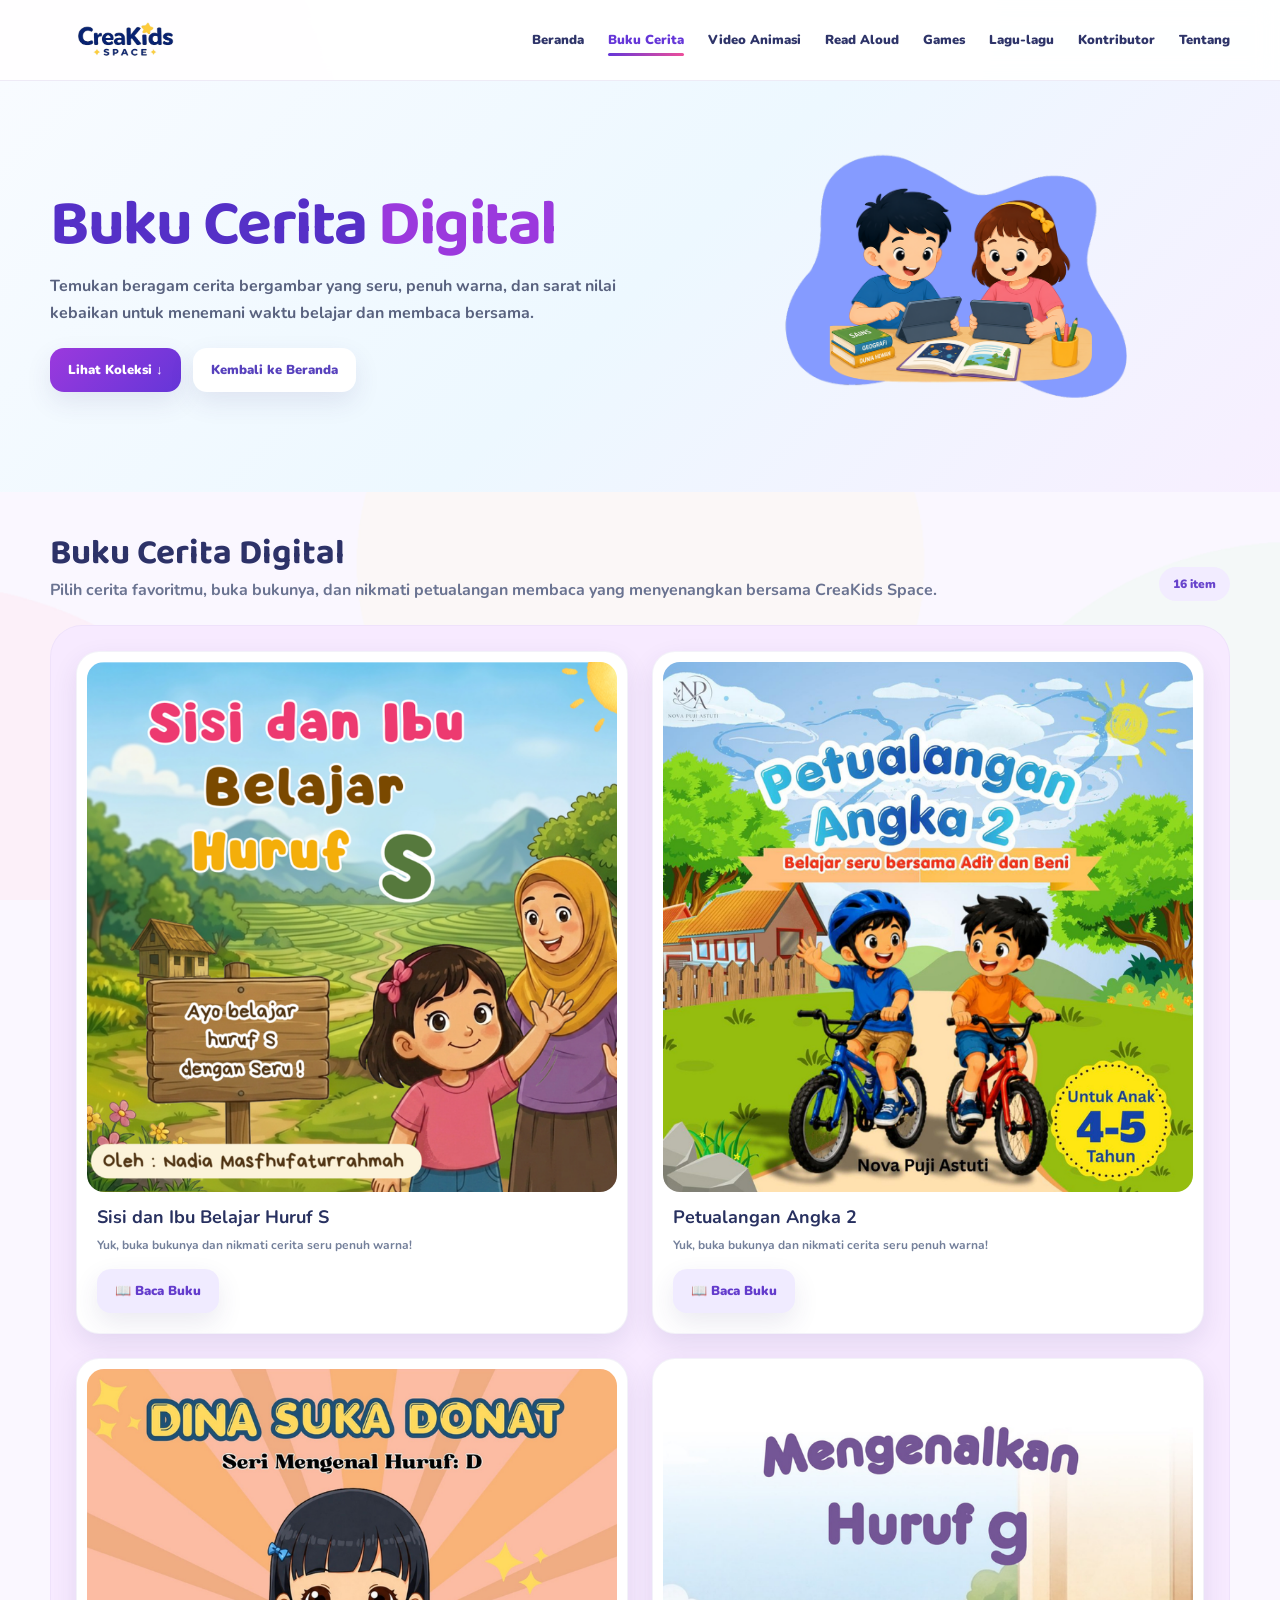
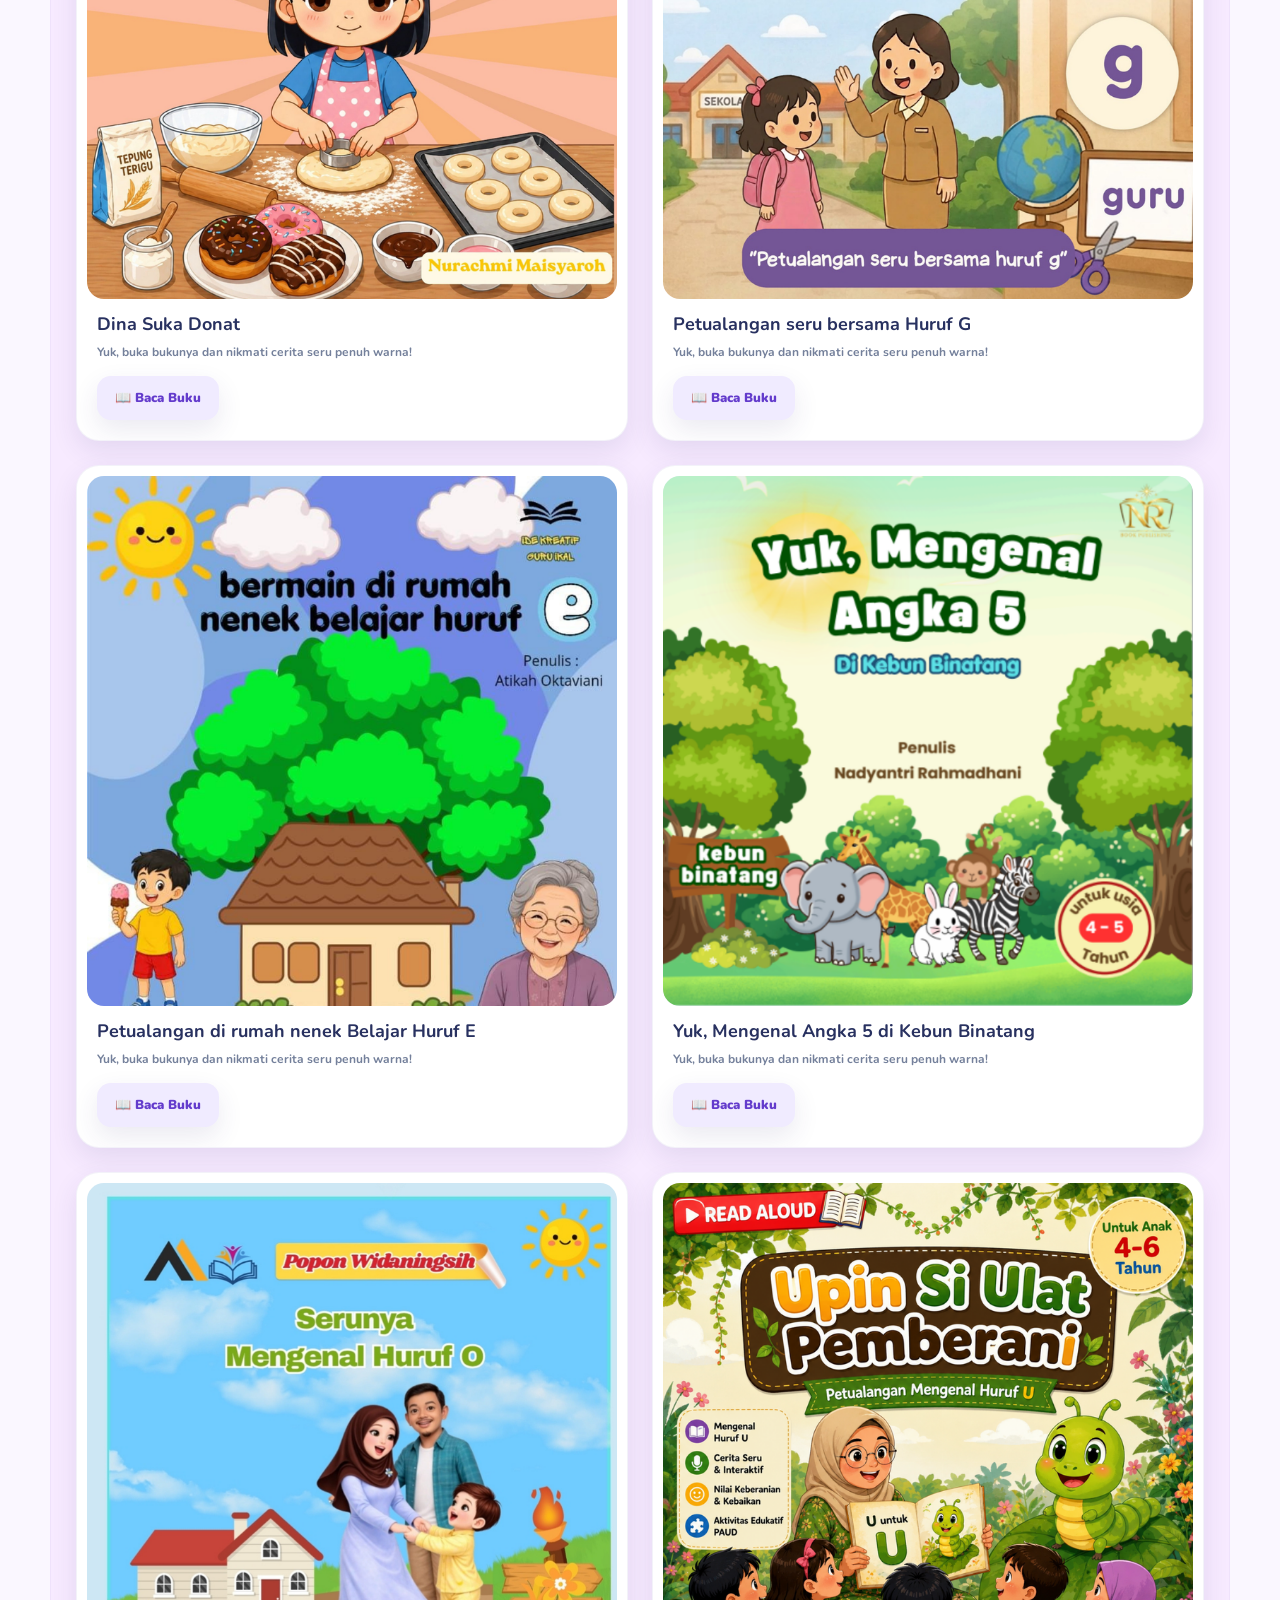
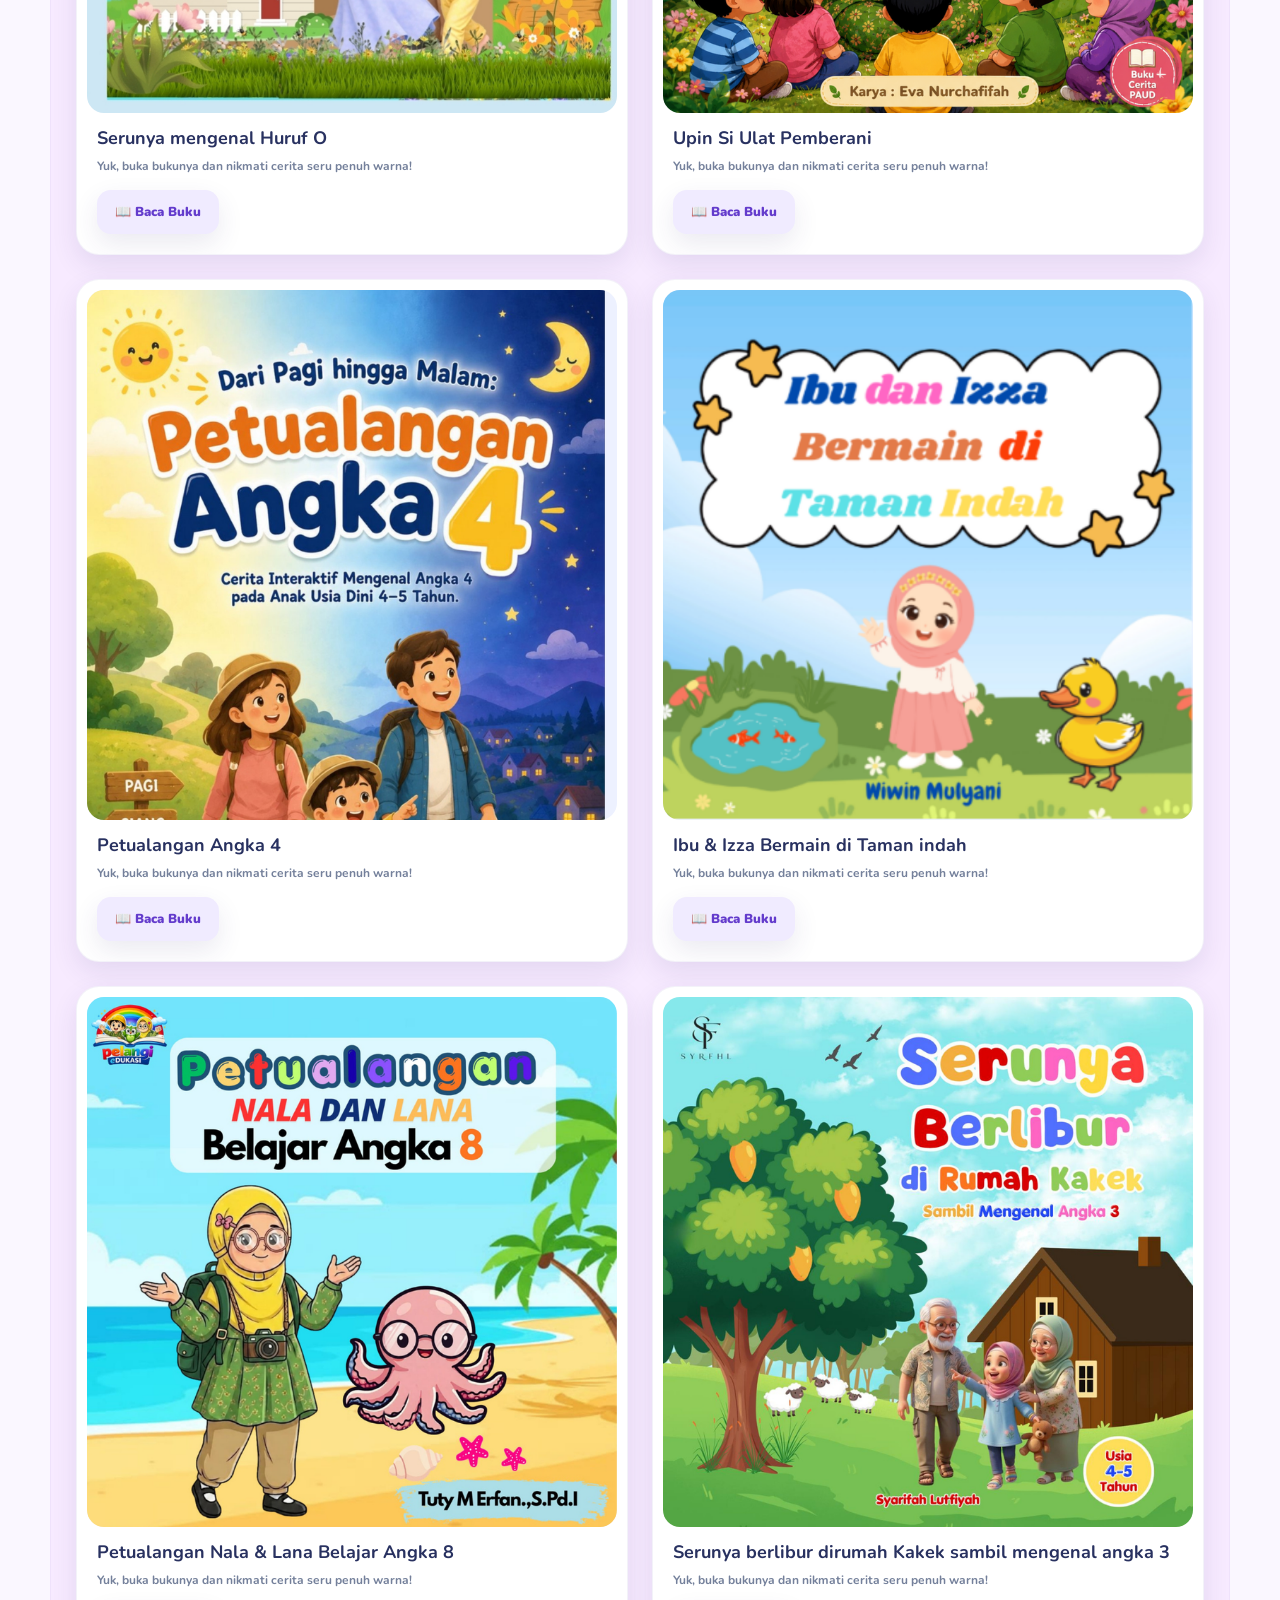
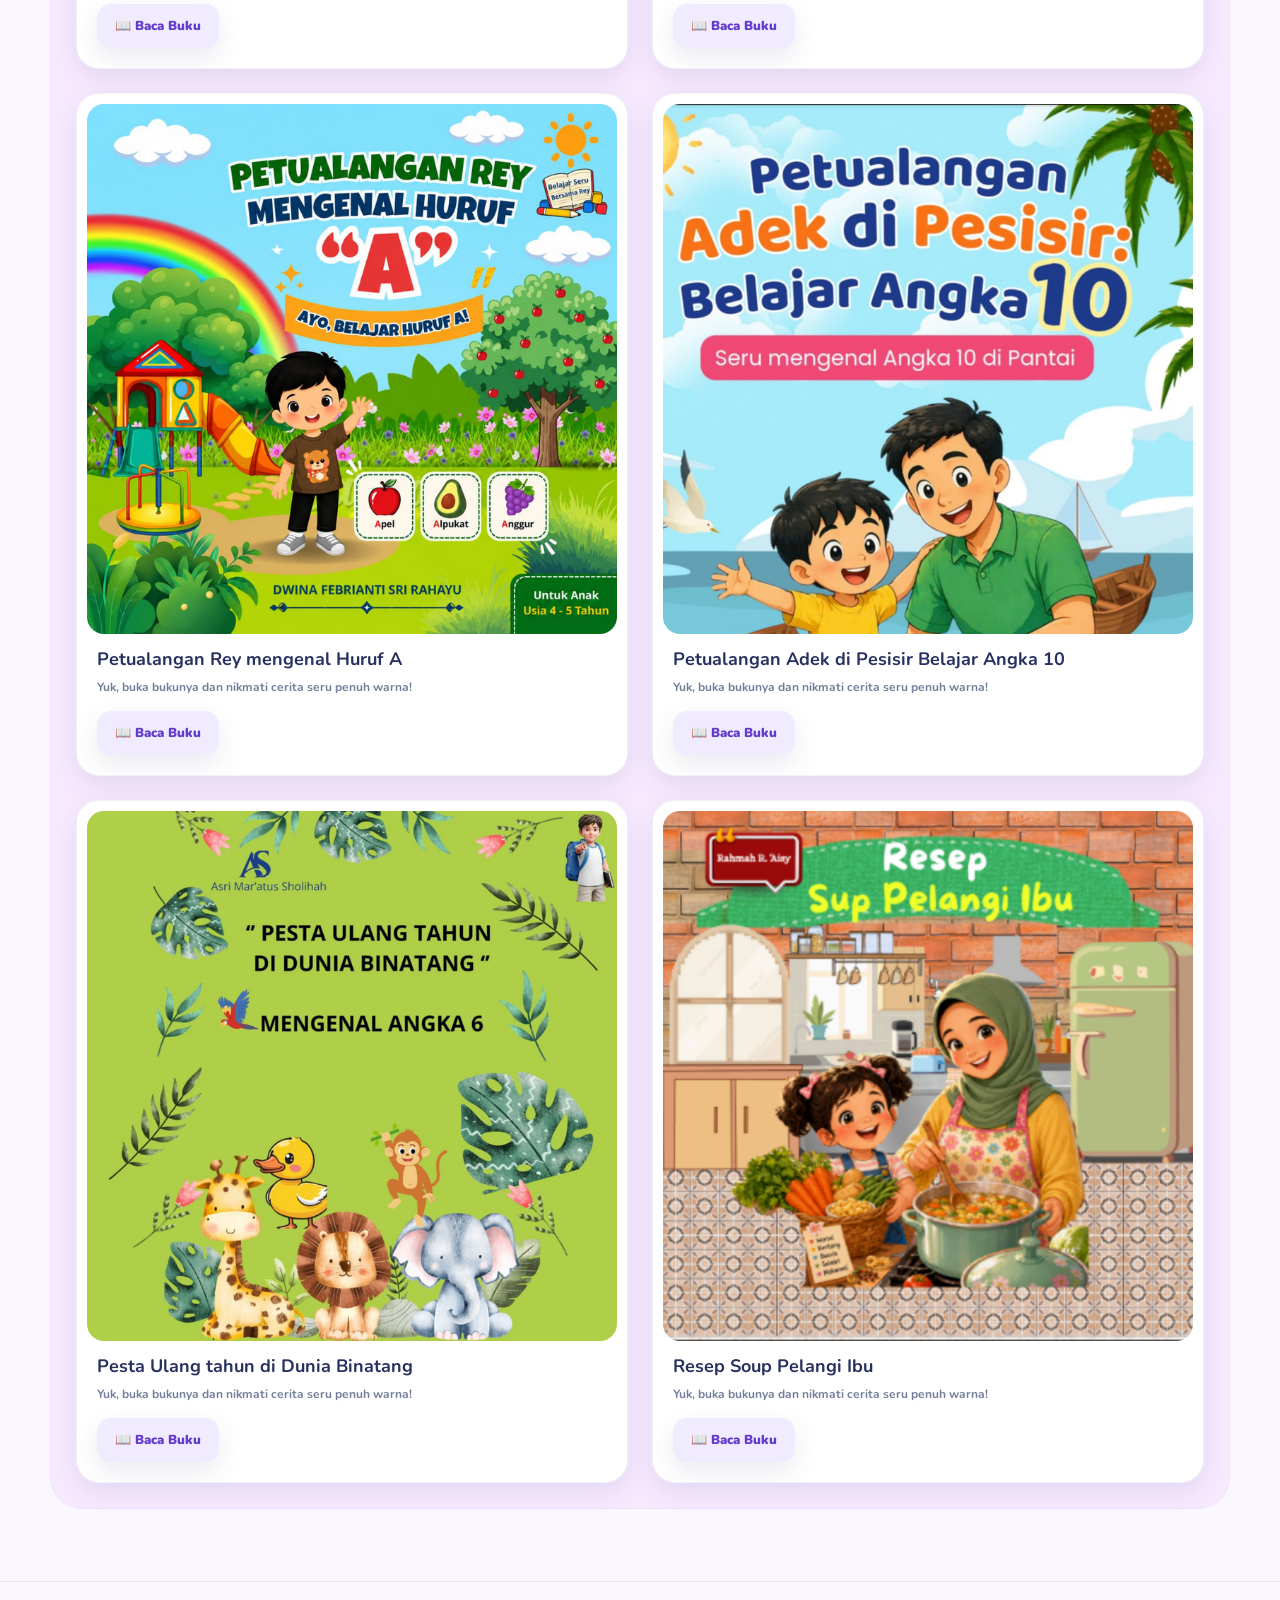
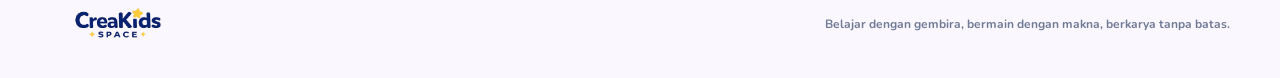
<file: buku-cerita.html>
<!DOCTYPE html>
<html lang="id">
<head>
  <meta charset="UTF-8">
  <meta name="viewport" content="width=device-width, initial-scale=1.0">
  <title>Buku Cerita Digital - CreaKids Space</title>
  <link rel="icon" type="image/png" href="assets/images/logo/logo.png">
  <link rel="preconnect" href="https://fonts.googleapis.com">
  <link rel="preconnect" href="https://fonts.gstatic.com" crossorigin>
  <link href="https://fonts.googleapis.com/css2?family=Baloo+2:wght@500;600;700;800&family=Nunito:wght@400;600;700;800;900&display=swap" rel="stylesheet">
  <link rel="stylesheet" href="assets/css/style.css">
</head>
<body style="--accent:#9b39dd;--panel:#f7eaff">

<header class="site-header">
  <div class="container navbar">
    <a class="logo" href="index.html"><img src="assets/images/logo/logo.png" alt="CreaKids Space"></a>
    <button class="menu-btn" aria-label="Buka menu">☰</button>
    <nav class="nav-links">
      <a href="index.html">Beranda</a>
      <a href="buku-cerita.html" class="active">Buku Cerita</a>
      <a href="video-animasi.html">Video Animasi</a>
      <a href="read-aloud.html">Read Aloud</a>
      <a href="games.html">Games</a>
      <a href="lagu-lagu.html">Lagu-lagu</a>
      <a href="kontributor.html">Kontributor</a>
      <a href="tentang.html">Tentang</a>
    </nav>
  </div>
</header>

<section class="hero">
  <div class="container hero-grid">
    <div>
      <h1>Buku Cerita <span>Digital</span></h1>
      <p>Temukan beragam cerita bergambar yang seru, penuh warna, dan sarat nilai kebaikan untuk menemani waktu belajar dan membaca bersama.</p>
      <div class="btn-row">
        <a class="btn btn-primary" href="#koleksi">Lihat Koleksi ↓</a>
        <a class="btn btn-light" href="index.html">Kembali ke Beranda</a>
      </div>
    </div>
    <div class="hero-img">
      <img src="assets/images/hero/books-hero.png" alt="Ilustrasi Buku Cerita Digital">
    </div>
  </div>
</section>

<main class="page" id="koleksi">
  <div class="container">
    <div class="section-head">
      <div>
        <h2>Buku Cerita Digital</h2>
        <p>Pilih cerita favoritmu, buka bukunya, dan nikmati petualangan membaca yang menyenangkan bersama CreaKids Space.</p>
      </div>
      <span class="count-pill">16 item</span>
    </div>
    <div class="soft-panel">
      <div class="two-col-grid" data-render="books"></div>
    </div>
  </div>
</main>

<footer>
  <div class="container footer-row">
    <img src="assets/images/logo/logo.png" alt="CreaKids Space">
    <p>Belajar dengan gembira, bermain dengan makna, berkarya tanpa batas.</p>
  </div>
</footer>


<script src="assets/js/content-data.js"></script>
<script src="assets/js/main.js"></script>

</body>
</html>
</file>
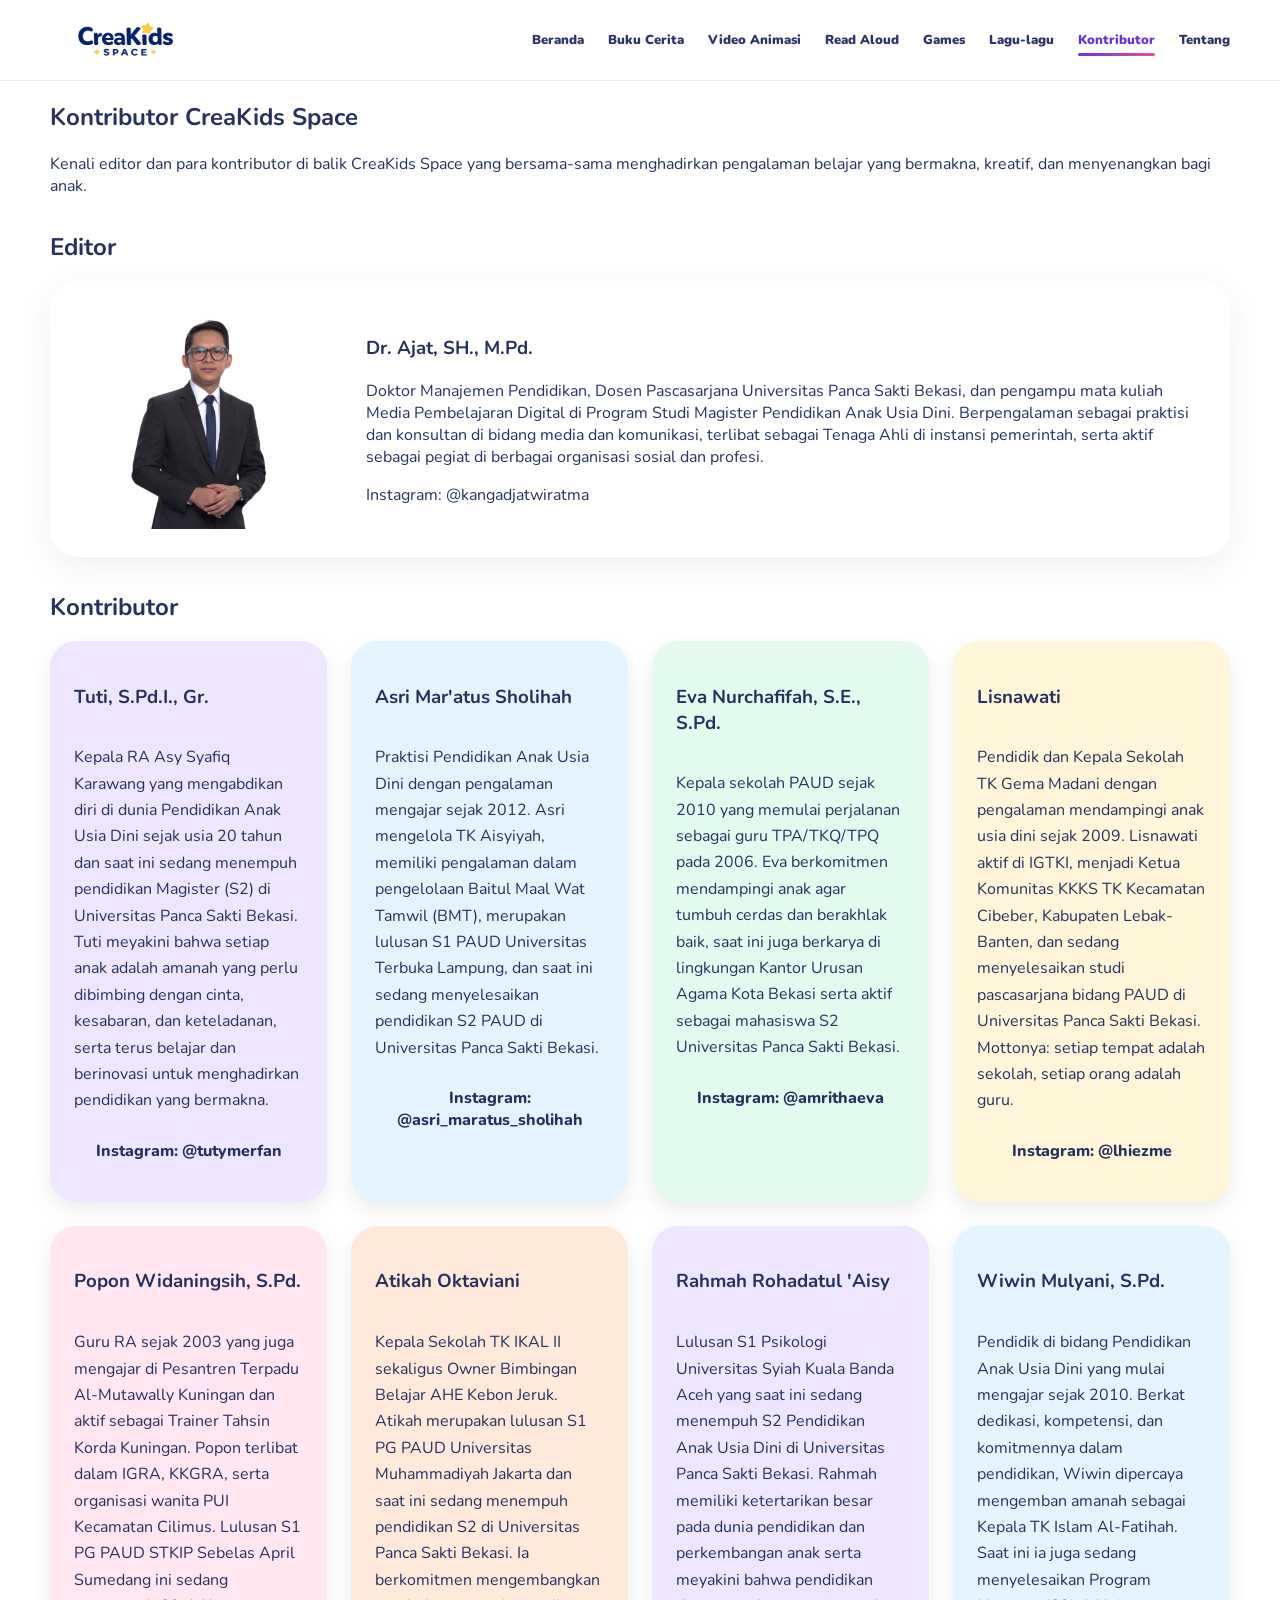
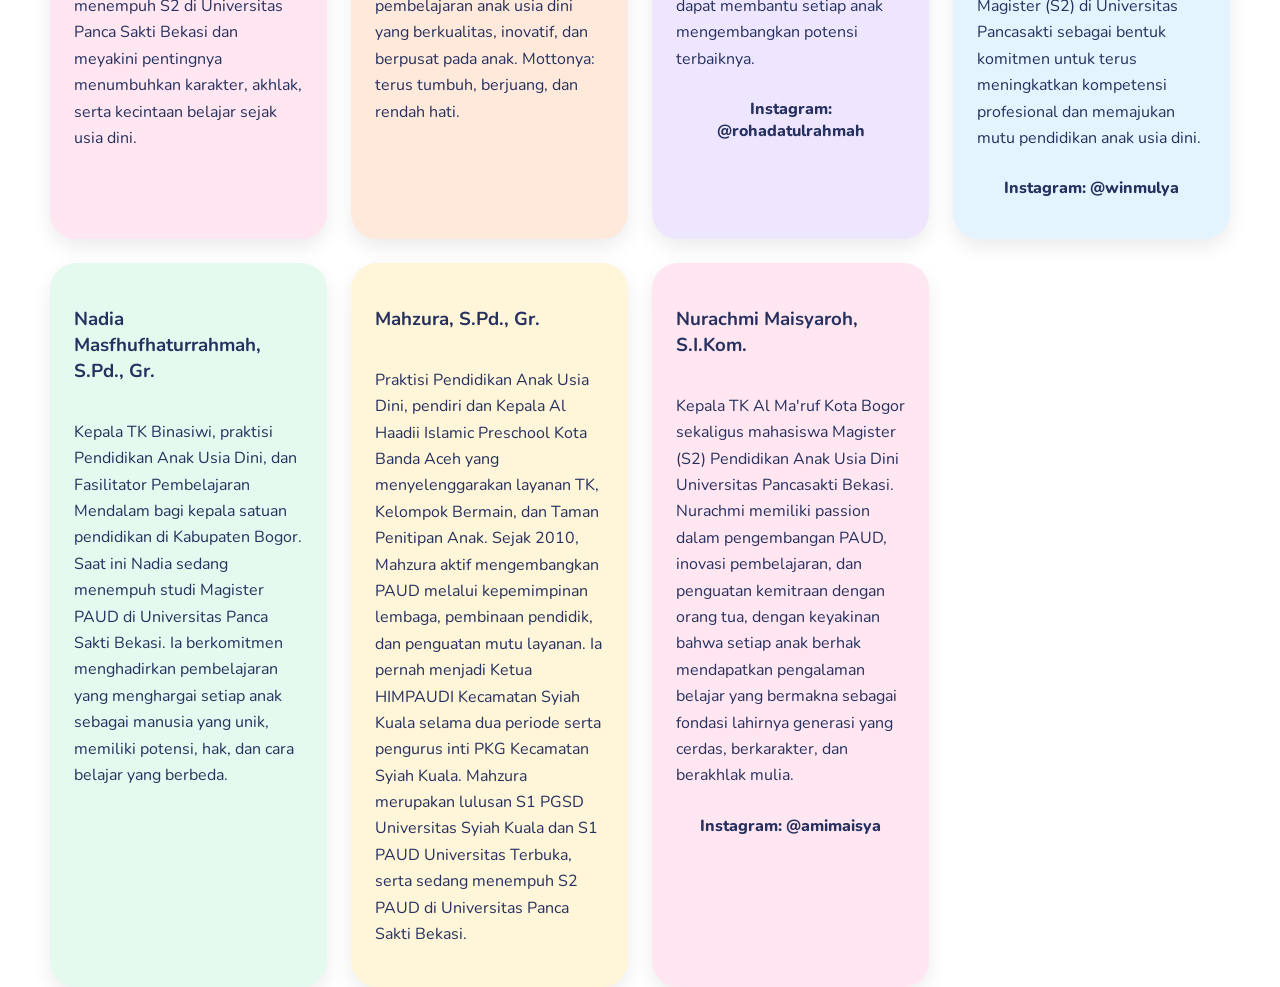
<file: kontributor.html>
<!DOCTYPE html>
<html lang="id">
<head>
  <meta charset="UTF-8">
  <meta name="viewport" content="width=device-width, initial-scale=1.0">
  <meta name="description" content="Tentang CreaKids Space">
  <meta name="application-version" content="v1.1.17">
  <title>Kontributor CreaKids Space</title>
  <link rel="icon" type="image/png" href="assets/images/logo/logo.png">
  <link rel="preconnect" href="https://fonts.googleapis.com">
  <link rel="preconnect" href="https://fonts.gstatic.com" crossorigin>
  <link href="https://fonts.googleapis.com/css2?family=Baloo+2:wght@500;600;700;800&family=Nunito:wght@400;600;700;800;900&display=swap" rel="stylesheet">
  <link rel="stylesheet" href="assets/css/style.css">
  <style>
    .about-page{background:#fff}
    .about-top{padding:48px 0 42px;background:#fff}
    .about-title-row{display:grid;grid-template-columns:auto 1fr;gap:28px;align-items:center;margin-bottom:24px}
    .about-title-row .about-logo{width:180px}
    .about-title-row h1{margin:0;font-family:"Baloo 2",cursive;font-size:clamp(34px,4vw,54px);line-height:1;color:#20308d}
    .about-content{max-width:940px;margin:0 auto}
    .about-label{display:inline-flex;align-items:center;gap:8px;color:#6536d8;font-weight:900;font-size:13px;margin-bottom:16px}
    .about-content p{color:#1e2f86;line-height:1.72;font-weight:800;font-size:14px;margin:0 0 18px}
    .about-values{display:grid;grid-template-columns:repeat(3,1fr);gap:28px;margin-top:24px}
    .about-value{display:flex;gap:16px;align-items:center}
    .about-value-icon{width:76px;height:76px;flex:0 0 auto;border-radius:24px;display:grid;place-items:center;font-size:34px}
    .about-value:nth-child(1) .about-value-icon{background:#f0eaff}
    .about-value:nth-child(2) .about-value-icon{background:#e6f9ee}
    .about-value:nth-child(3) .about-value-icon{background:#fff4d8}
    .about-value h3{margin:0 0 4px;color:#20308d;font-size:16px}
    .about-value p{margin:0;color:#20308d;font-size:12px;line-height:1.45}
    .contact-section{background:#eef0ff;padding:42px 0 52px}
    .contact-grid{display:grid;grid-template-columns:1fr 1fr;gap:42px;align-items:start}
    .contact-left h2{font-family:"Baloo 2",cursive;font-size:40px;color:#19307f;margin:6px 0 2px}
    .contact-left .intro{color:#19307f;font-weight:800;margin:0 0 16px}
    .mini-logo{width:150px;margin-bottom:4px}
    .contact-card{background:#fff;border-radius:6px;padding:18px 22px;margin-bottom:16px;box-shadow:0 4px 12px rgba(70,70,130,.05)}
    .contact-card h3{margin:0 0 8px;font-size:17px}
    .contact-card.purple h3{color:#7a3ee7}
    .contact-card.green h3{color:#22a25a}
    .contact-card.red h3{color:#f24343}
    .contact-card p{margin:0;color:#183080;font-weight:800;line-height:1.5;font-size:13px}
    .contact-right .about-illustration{border-radius:28px;overflow:hidden;margin-bottom:18px}
    .contact-right .about-illustration img{width:100%;aspect-ratio:16/9;object-fit:cover}
    .thanks{color:#183080;font-weight:800;line-height:1.7;font-size:15px}
    .collab{margin-top:36px;text-align:center;color:#6d38d8;font-weight:900;font-size:19px;line-height:1.35}
    .collab span{display:block;color:#183080;font-size:15px;margin-top:8px}
    .about-version{margin-top:14px;font-size:11px;color:#7c83a0;font-weight:800}
    @media(max-width:860px){
      .about-title-row,.contact-grid{grid-template-columns:1fr}
      .about-title-row{text-align:center}
      .about-title-row .about-logo{margin:0 auto}
      .about-values{grid-template-columns:1fr}
    }
  </style>
</head>
<body class="about-page">
<header class="site-header">
  <div class="container navbar">
    <a class="logo" href="index.html"><img src="assets/images/logo/logo.png" alt="CreaKids Space"></a>
    <button class="menu-btn" aria-label="Buka menu">☰</button>
    <nav class="nav-links">
      <a href="index.html">Beranda</a>
      <a href="buku-cerita.html">Buku Cerita</a>
      <a href="video-animasi.html">Video Animasi</a>
      <a href="read-aloud.html">Read Aloud</a>
      <a href="games.html">Games</a>
      <a href="lagu-lagu.html">Lagu-lagu</a>
      <a href="kontributor.html" class="active">Kontributor</a>
      <a href="tentang.html">Tentang</a>
    </nav>
  </div>
</header>


<main class="container contributor-page">
  <section class="page-intro">
    <h1>Kontributor CreaKids Space</h1>
    <p>Kenali editor dan para kontributor di balik CreaKids Space yang bersama-sama menghadirkan pengalaman belajar yang bermakna, kreatif, dan menyenangkan bagi anak.</p>
  </section>

  <section class="editor-section">
    <h2>Editor</h2>
    <article class="editor-card">
      <div class="editor-photo-wrap">
        <img src="assets/images/contributor/editor.png" alt="Dr. Ajat, SH., M.Pd.">
      </div>
      <div class="editor-content">
        <h3>Dr. Ajat, SH., M.Pd.</h3>
        <p>Doktor Manajemen Pendidikan, Dosen Pascasarjana Universitas Panca Sakti Bekasi, dan pengampu mata kuliah Media Pembelajaran Digital di Program Studi Magister Pendidikan Anak Usia Dini. Berpengalaman sebagai praktisi dan konsultan di bidang media dan komunikasi, terlibat sebagai Tenaga Ahli di instansi pemerintah, serta aktif sebagai pegiat di berbagai organisasi sosial dan profesi.</p>
        <p class="contributor-social">Instagram: @kangadjatwiratma</p>
      </div>
    </article>
  </section>

  <section class="contributor-section">
    <h2>Kontributor</h2>
    <div class="contributor-grid">
      <article class="contributor-card lavender">
  <h3>Tuti, S.Pd.I., Gr.</h3>
  <p class="contributor-bio">Kepala RA Asy Syafiq Karawang yang mengabdikan diri di dunia Pendidikan Anak Usia Dini sejak usia 20 tahun dan saat ini sedang menempuh pendidikan Magister (S2) di Universitas Panca Sakti Bekasi. Tuti meyakini bahwa setiap anak adalah amanah yang perlu dibimbing dengan cinta, kesabaran, dan keteladanan, serta terus belajar dan berinovasi untuk menghadirkan pendidikan yang bermakna.</p>
  <p class="contributor-social">Instagram: @tutymerfan</p>
</article><article class="contributor-card blue">
  <h3>Asri Mar&#x27;atus Sholihah</h3>
  <p class="contributor-bio">Praktisi Pendidikan Anak Usia Dini dengan pengalaman mengajar sejak 2012. Asri mengelola TK Aisyiyah, memiliki pengalaman dalam pengelolaan Baitul Maal Wat Tamwil (BMT), merupakan lulusan S1 PAUD Universitas Terbuka Lampung, dan saat ini sedang menyelesaikan pendidikan S2 PAUD di Universitas Panca Sakti Bekasi.</p>
  <p class="contributor-social">Instagram: @asri_maratus_sholihah</p>
</article><article class="contributor-card mint">
  <h3>Eva Nurchafifah, S.E., S.Pd.</h3>
  <p class="contributor-bio">Kepala sekolah PAUD sejak 2010 yang memulai perjalanan sebagai guru TPA/TKQ/TPQ pada 2006. Eva berkomitmen mendampingi anak agar tumbuh cerdas dan berakhlak baik, saat ini juga berkarya di lingkungan Kantor Urusan Agama Kota Bekasi serta aktif sebagai mahasiswa S2 Universitas Panca Sakti Bekasi.</p>
  <p class="contributor-social">Instagram: @amrithaeva</p>
</article><article class="contributor-card yellow">
  <h3>Lisnawati</h3>
  <p class="contributor-bio">Pendidik dan Kepala Sekolah TK Gema Madani dengan pengalaman mendampingi anak usia dini sejak 2009. Lisnawati aktif di IGTKI, menjadi Ketua Komunitas KKKS TK Kecamatan Cibeber, Kabupaten Lebak-Banten, dan sedang menyelesaikan studi pascasarjana bidang PAUD di Universitas Panca Sakti Bekasi. Mottonya: setiap tempat adalah sekolah, setiap orang adalah guru.</p>
  <p class="contributor-social">Instagram: @lhiezme</p>
</article><article class="contributor-card pink">
  <h3>Popon Widaningsih, S.Pd.</h3>
  <p class="contributor-bio">Guru RA sejak 2003 yang juga mengajar di Pesantren Terpadu Al-Mutawally Kuningan dan aktif sebagai Trainer Tahsin Korda Kuningan. Popon terlibat dalam IGRA, KKGRA, serta organisasi wanita PUI Kecamatan Cilimus. Lulusan S1 PG PAUD STKIP Sebelas April Sumedang ini sedang menempuh S2 di Universitas Panca Sakti Bekasi dan meyakini pentingnya menumbuhkan karakter, akhlak, serta kecintaan belajar sejak usia dini.</p>
  
</article><article class="contributor-card peach">
  <h3>Atikah Oktaviani</h3>
  <p class="contributor-bio">Kepala Sekolah TK IKAL II sekaligus Owner Bimbingan Belajar AHE Kebon Jeruk. Atikah merupakan lulusan S1 PG PAUD Universitas Muhammadiyah Jakarta dan saat ini sedang menempuh pendidikan S2 di Universitas Panca Sakti Bekasi. Ia berkomitmen mengembangkan pembelajaran anak usia dini yang berkualitas, inovatif, dan berpusat pada anak. Mottonya: terus tumbuh, berjuang, dan rendah hati.</p>
  
</article><article class="contributor-card lavender">
  <h3>Rahmah Rohadatul &#x27;Aisy</h3>
  <p class="contributor-bio">Lulusan S1 Psikologi Universitas Syiah Kuala Banda Aceh yang saat ini sedang menempuh S2 Pendidikan Anak Usia Dini di Universitas Panca Sakti Bekasi. Rahmah memiliki ketertarikan besar pada dunia pendidikan dan perkembangan anak serta meyakini bahwa pendidikan dapat membantu setiap anak mengembangkan potensi terbaiknya.</p>
  <p class="contributor-social">Instagram: @rohadatulrahmah</p>
</article><article class="contributor-card blue">
  <h3>Wiwin Mulyani, S.Pd.</h3>
  <p class="contributor-bio">Pendidik di bidang Pendidikan Anak Usia Dini yang mulai mengajar sejak 2010. Berkat dedikasi, kompetensi, dan komitmennya dalam pendidikan, Wiwin dipercaya mengemban amanah sebagai Kepala TK Islam Al-Fatihah. Saat ini ia juga sedang menyelesaikan Program Magister (S2) di Universitas Pancasakti sebagai bentuk komitmen untuk terus meningkatkan kompetensi profesional dan memajukan mutu pendidikan anak usia dini.</p>
  <p class="contributor-social">Instagram: @winmulya</p>
</article><article class="contributor-card mint">
  <h3>Nadia Masfhufhaturrahmah, S.Pd., Gr.</h3>
  <p class="contributor-bio">Kepala TK Binasiwi, praktisi Pendidikan Anak Usia Dini, dan Fasilitator Pembelajaran Mendalam bagi kepala satuan pendidikan di Kabupaten Bogor. Saat ini Nadia sedang menempuh studi Magister PAUD di Universitas Panca Sakti Bekasi. Ia berkomitmen menghadirkan pembelajaran yang menghargai setiap anak sebagai manusia yang unik, memiliki potensi, hak, dan cara belajar yang berbeda.</p>
  
</article><article class="contributor-card yellow">
  <h3>Mahzura, S.Pd., Gr.</h3>
  <p class="contributor-bio">Praktisi Pendidikan Anak Usia Dini, pendiri dan Kepala Al Haadii Islamic Preschool Kota Banda Aceh yang menyelenggarakan layanan TK, Kelompok Bermain, dan Taman Penitipan Anak. Sejak 2010, Mahzura aktif mengembangkan PAUD melalui kepemimpinan lembaga, pembinaan pendidik, dan penguatan mutu layanan. Ia pernah menjadi Ketua HIMPAUDI Kecamatan Syiah Kuala selama dua periode serta pengurus inti PKG Kecamatan Syiah Kuala. Mahzura merupakan lulusan S1 PGSD Universitas Syiah Kuala dan S1 PAUD Universitas Terbuka, serta sedang menempuh S2 PAUD di Universitas Panca Sakti Bekasi.</p>
  
</article><article class="contributor-card pink">
  <h3>Nurachmi Maisyaroh, S.I.Kom.</h3>
  <p class="contributor-bio">Kepala TK Al Ma&#x27;ruf Kota Bogor sekaligus mahasiswa Magister (S2) Pendidikan Anak Usia Dini Universitas Pancasakti Bekasi. Nurachmi memiliki passion dalam pengembangan PAUD, inovasi pembelajaran, dan penguatan kemitraan dengan orang tua, dengan keyakinan bahwa setiap anak berhak mendapatkan pengalaman belajar yang bermakna sebagai fondasi lahirnya generasi yang cerdas, berkarakter, dan berakhlak mulia.</p>
  <p class="contributor-social">Instagram: @amimaisya</p>
</article>
    </div>
  </section>
</main>


<script src="assets/js/main.js"></script>
</body>
</html>
</file>
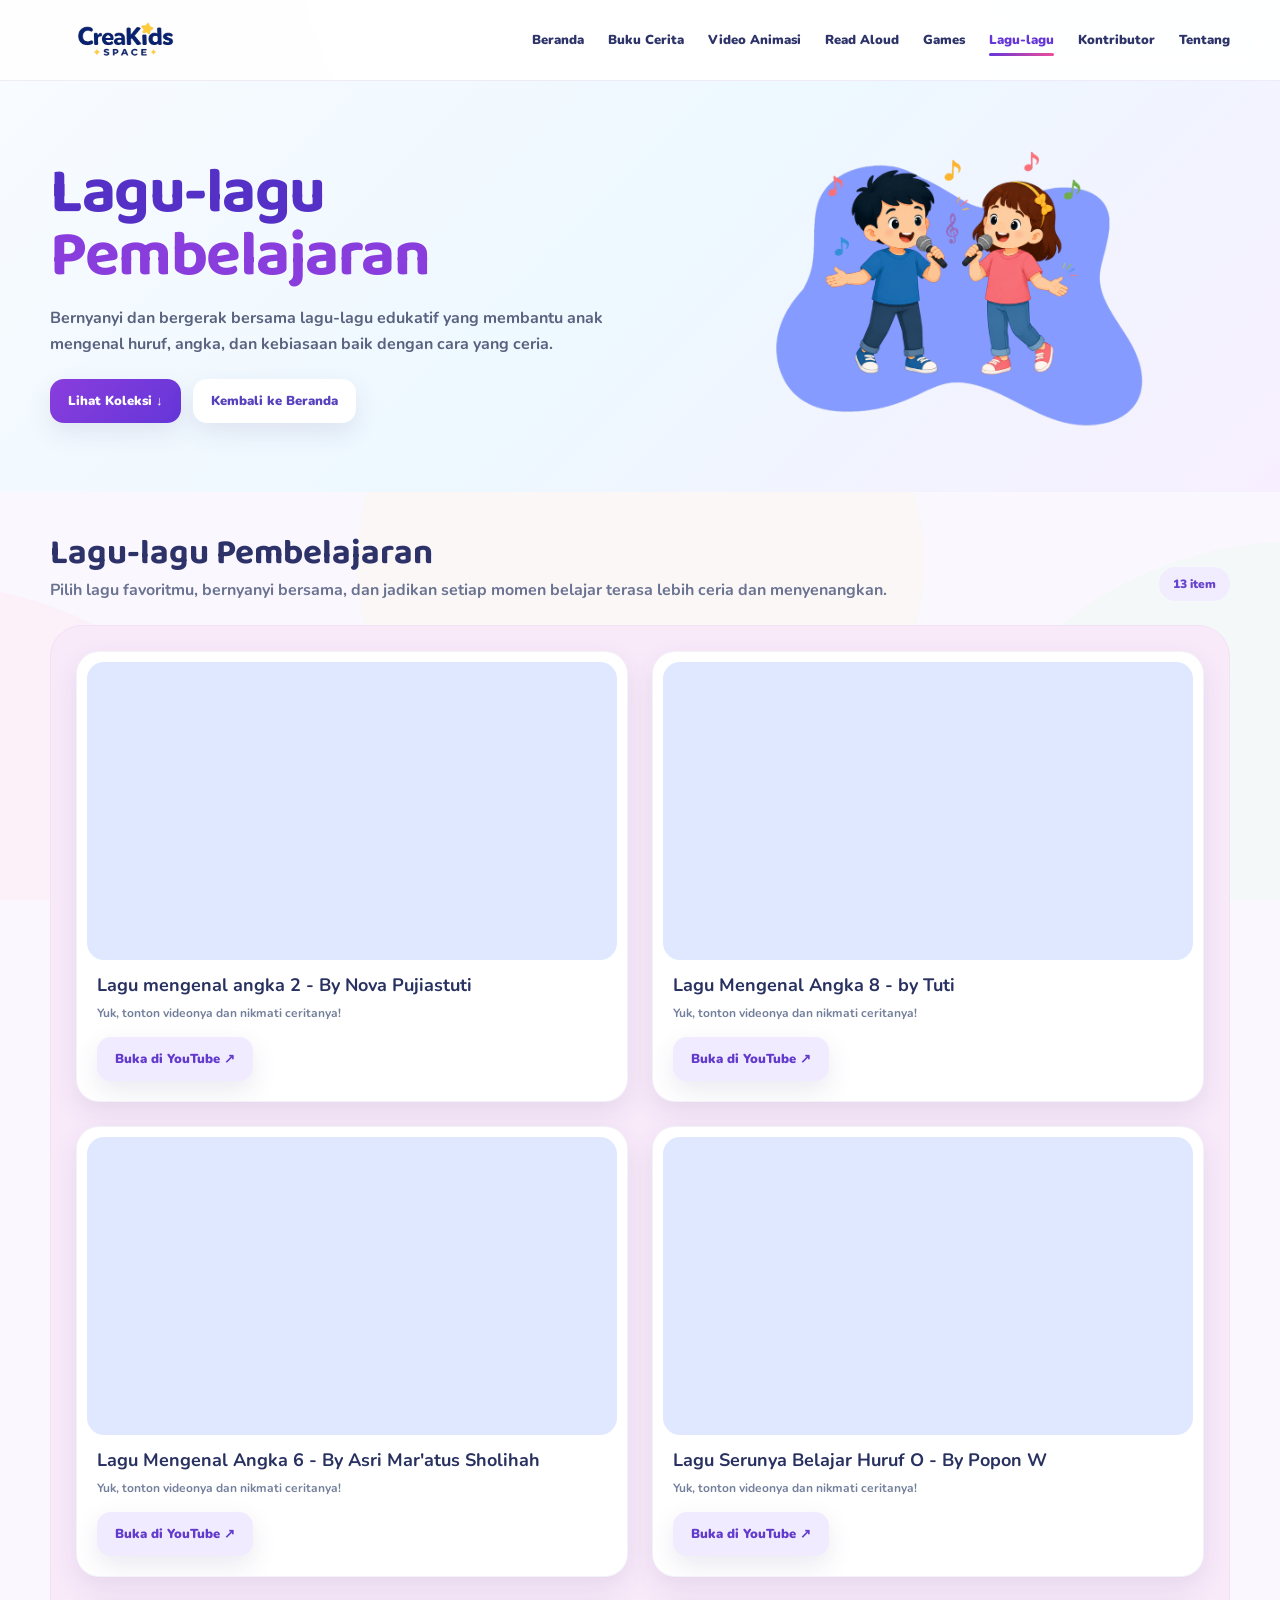
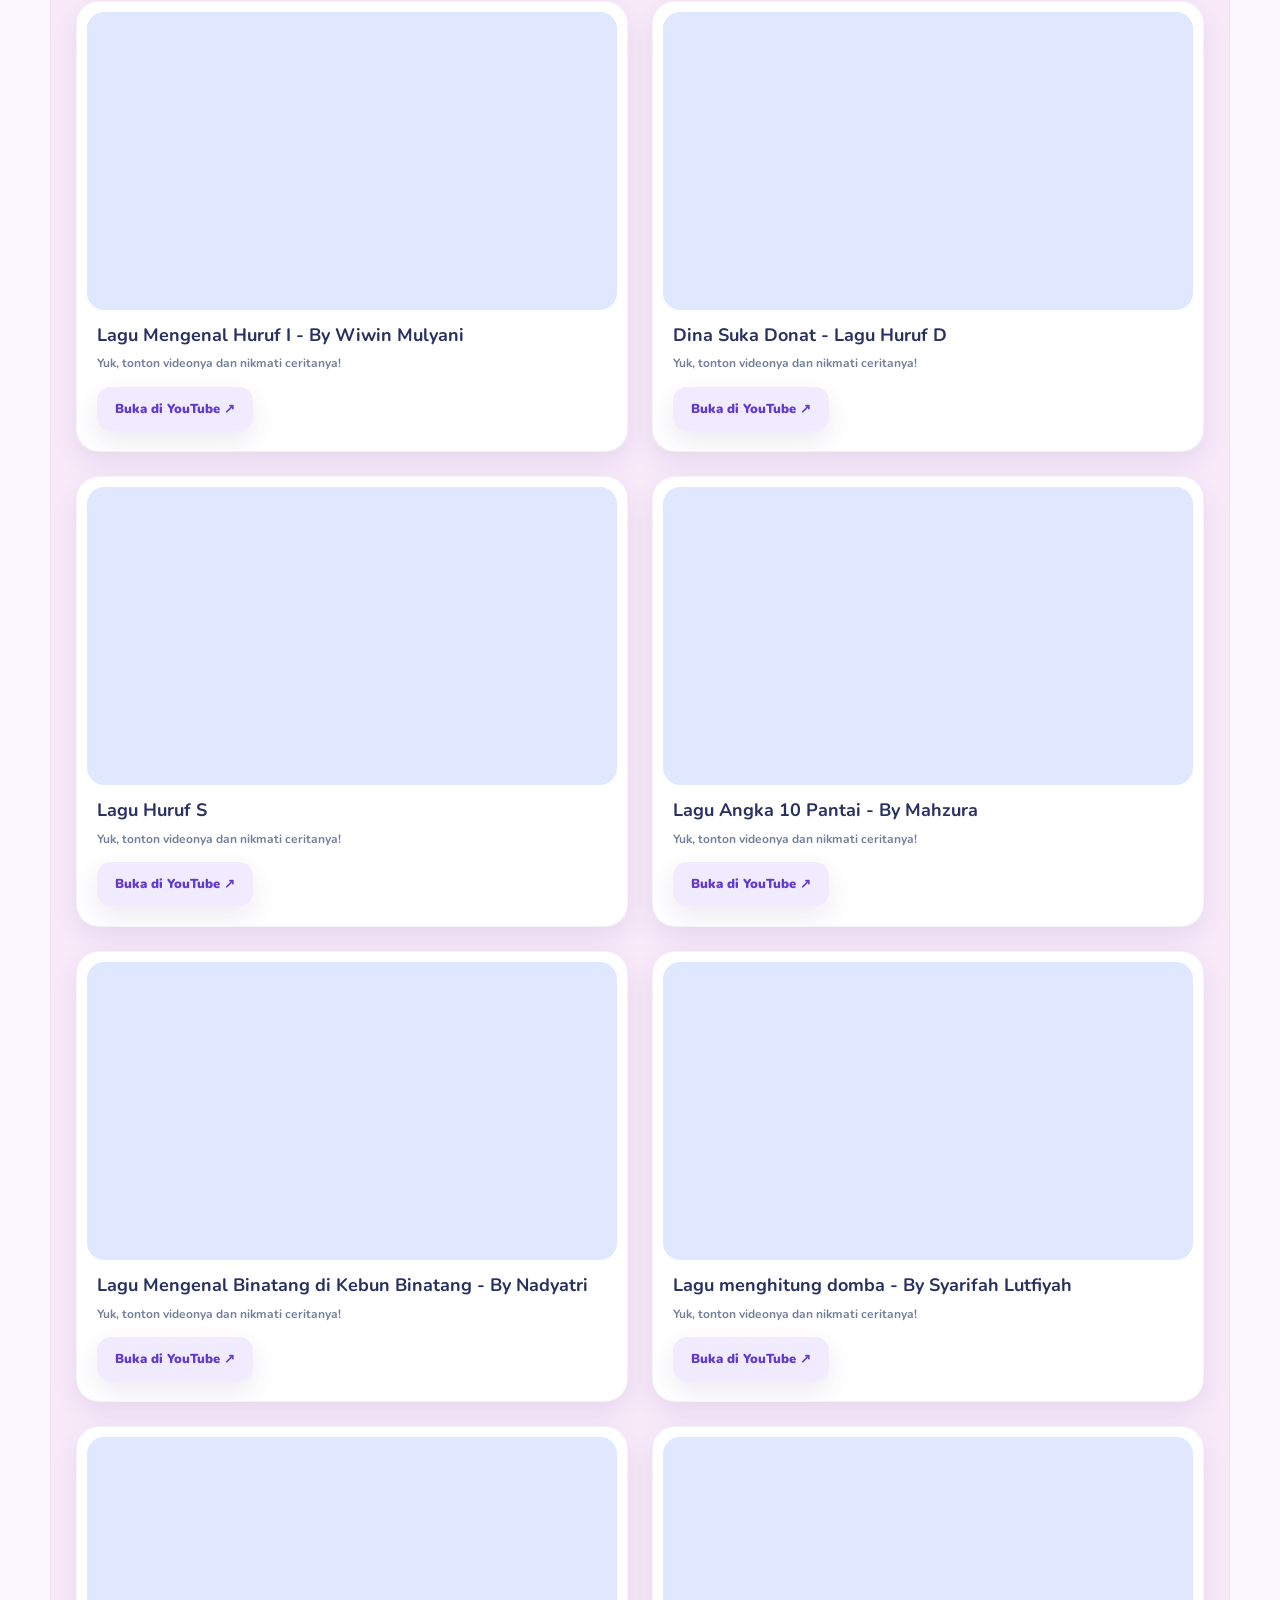
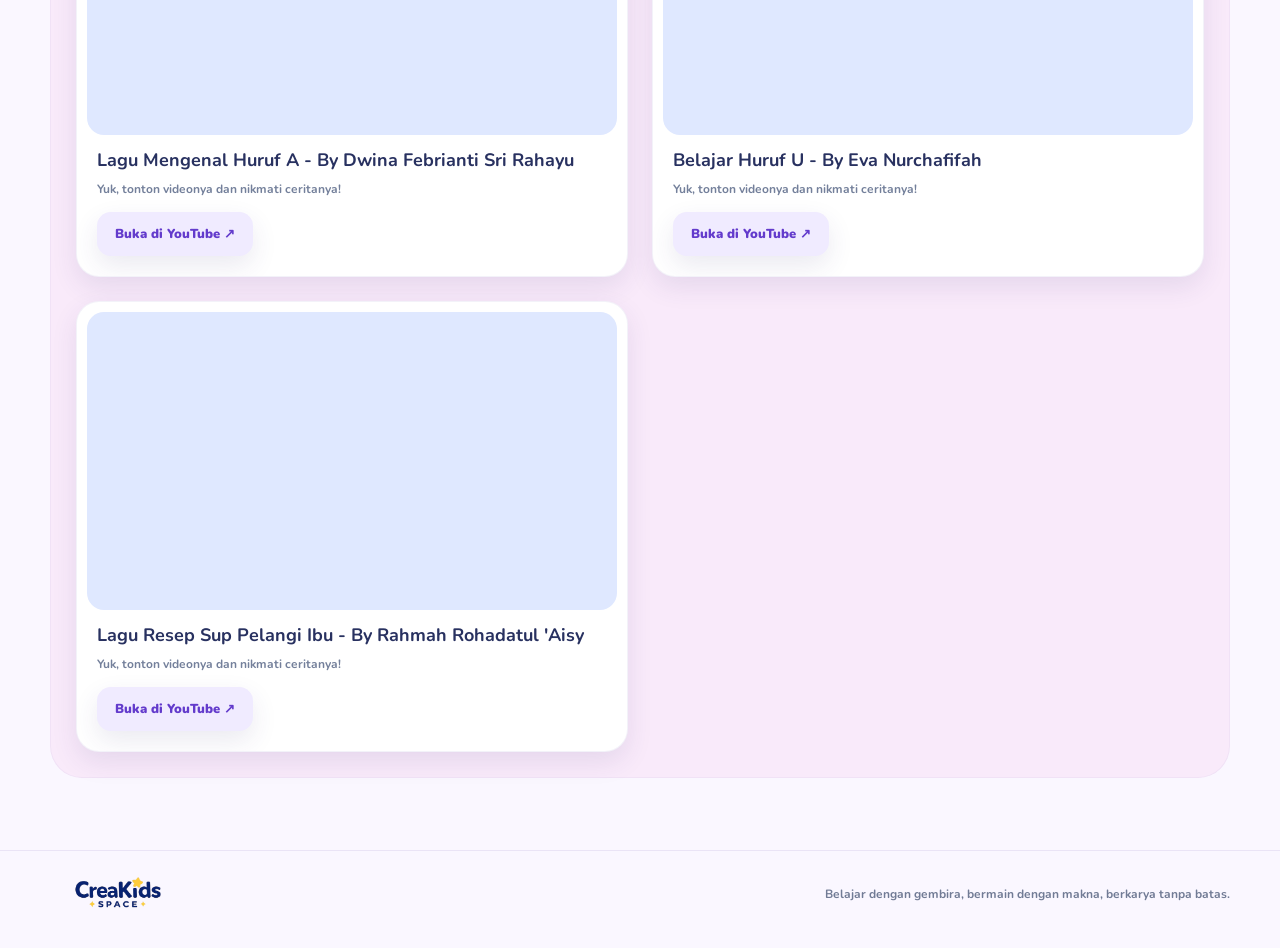
<file: lagu-lagu.html>
<!DOCTYPE html>
<html lang="id">
<head>
  <meta charset="UTF-8">
  <meta name="viewport" content="width=device-width, initial-scale=1.0">
  <title>Lagu-lagu Pembelajaran - CreaKids Space</title>
  <link rel="icon" type="image/png" href="assets/images/logo/logo.png">
  <link rel="preconnect" href="https://fonts.googleapis.com">
  <link rel="preconnect" href="https://fonts.gstatic.com" crossorigin>
  <link href="https://fonts.googleapis.com/css2?family=Baloo+2:wght@500;600;700;800&family=Nunito:wght@400;600;700;800;900&display=swap" rel="stylesheet">
  <link rel="stylesheet" href="assets/css/style.css">
</head>
<body style="--accent:#8a3ddd;--panel:#f9eafa">

<header class="site-header">
  <div class="container navbar">
    <a class="logo" href="index.html"><img src="assets/images/logo/logo.png" alt="CreaKids Space"></a>
    <button class="menu-btn" aria-label="Buka menu">☰</button>
    <nav class="nav-links">
      <a href="index.html">Beranda</a>
      <a href="buku-cerita.html">Buku Cerita</a>
      <a href="video-animasi.html">Video Animasi</a>
      <a href="read-aloud.html">Read Aloud</a>
      <a href="games.html">Games</a>
      <a href="lagu-lagu.html" class="active">Lagu-lagu</a>
      <a href="kontributor.html">Kontributor</a>
      <a href="tentang.html">Tentang</a>
    </nav>
  </div>
</header>

<section class="hero">
  <div class="container hero-grid">
    <div>
      <h1>Lagu-lagu <span>Pembelajaran</span></h1>
      <p>Bernyanyi dan bergerak bersama lagu-lagu edukatif yang membantu anak mengenal huruf, angka, dan kebiasaan baik dengan cara yang ceria.</p>
      <div class="btn-row">
        <a class="btn btn-primary" href="#koleksi">Lihat Koleksi ↓</a>
        <a class="btn btn-light" href="index.html">Kembali ke Beranda</a>
      </div>
    </div>
    <div class="hero-img">
      <img src="assets/images/hero/songs-hero.png" alt="Ilustrasi Lagu-lagu Pembelajaran">
    </div>
  </div>
</section>

<main class="page" id="koleksi">
  <div class="container">
    <div class="section-head">
      <div>
        <h2>Lagu-lagu Pembelajaran</h2>
        <p>Pilih lagu favoritmu, bernyanyi bersama, dan jadikan setiap momen belajar terasa lebih ceria dan menyenangkan.</p>
      </div>
      <span class="count-pill">13 item</span>
    </div>
    <div class="soft-panel">
      <div class="two-col-grid" data-render="songs"></div>
    </div>
  </div>
</main>

<footer>
  <div class="container footer-row">
    <img src="assets/images/logo/logo.png" alt="CreaKids Space">
    <p>Belajar dengan gembira, bermain dengan makna, berkarya tanpa batas.</p>
  </div>
</footer>


<script src="assets/js/content-data.js"></script>
<script src="assets/js/main.js"></script>

</body>
</html>
</file>
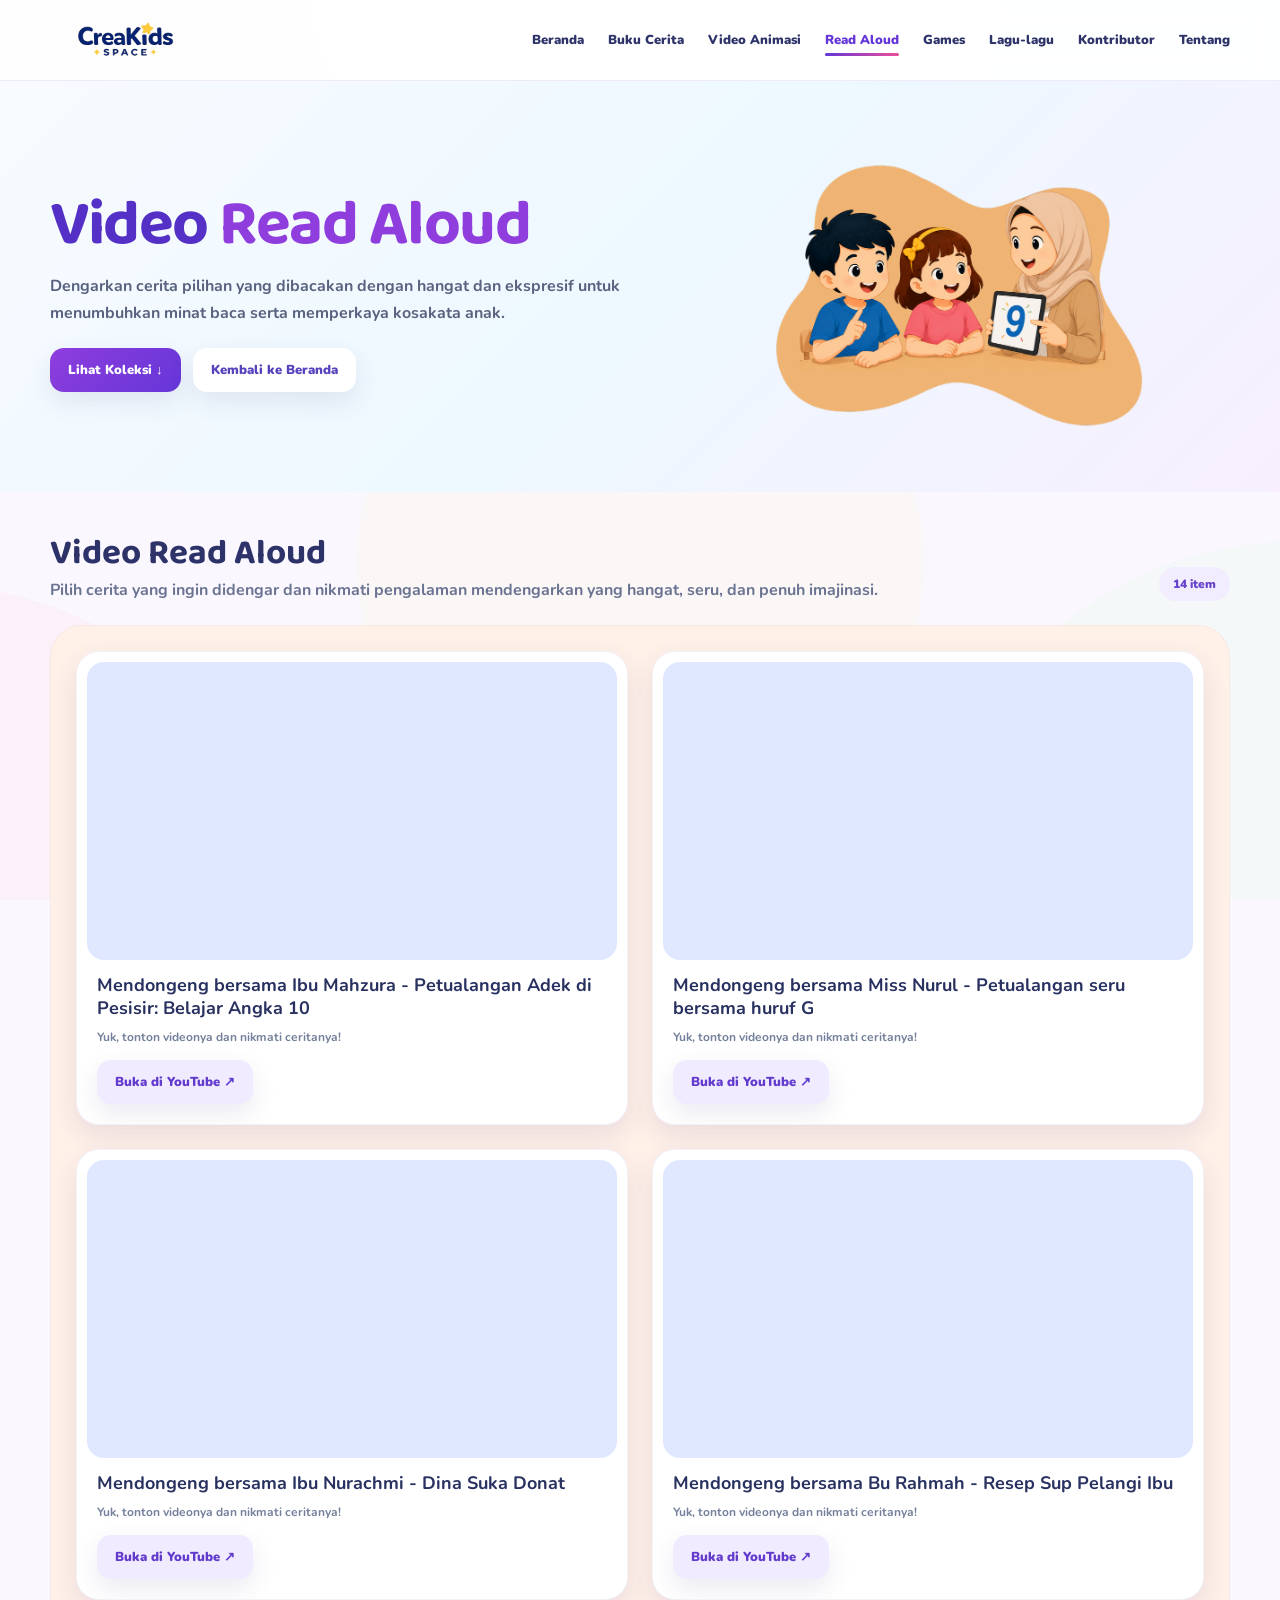
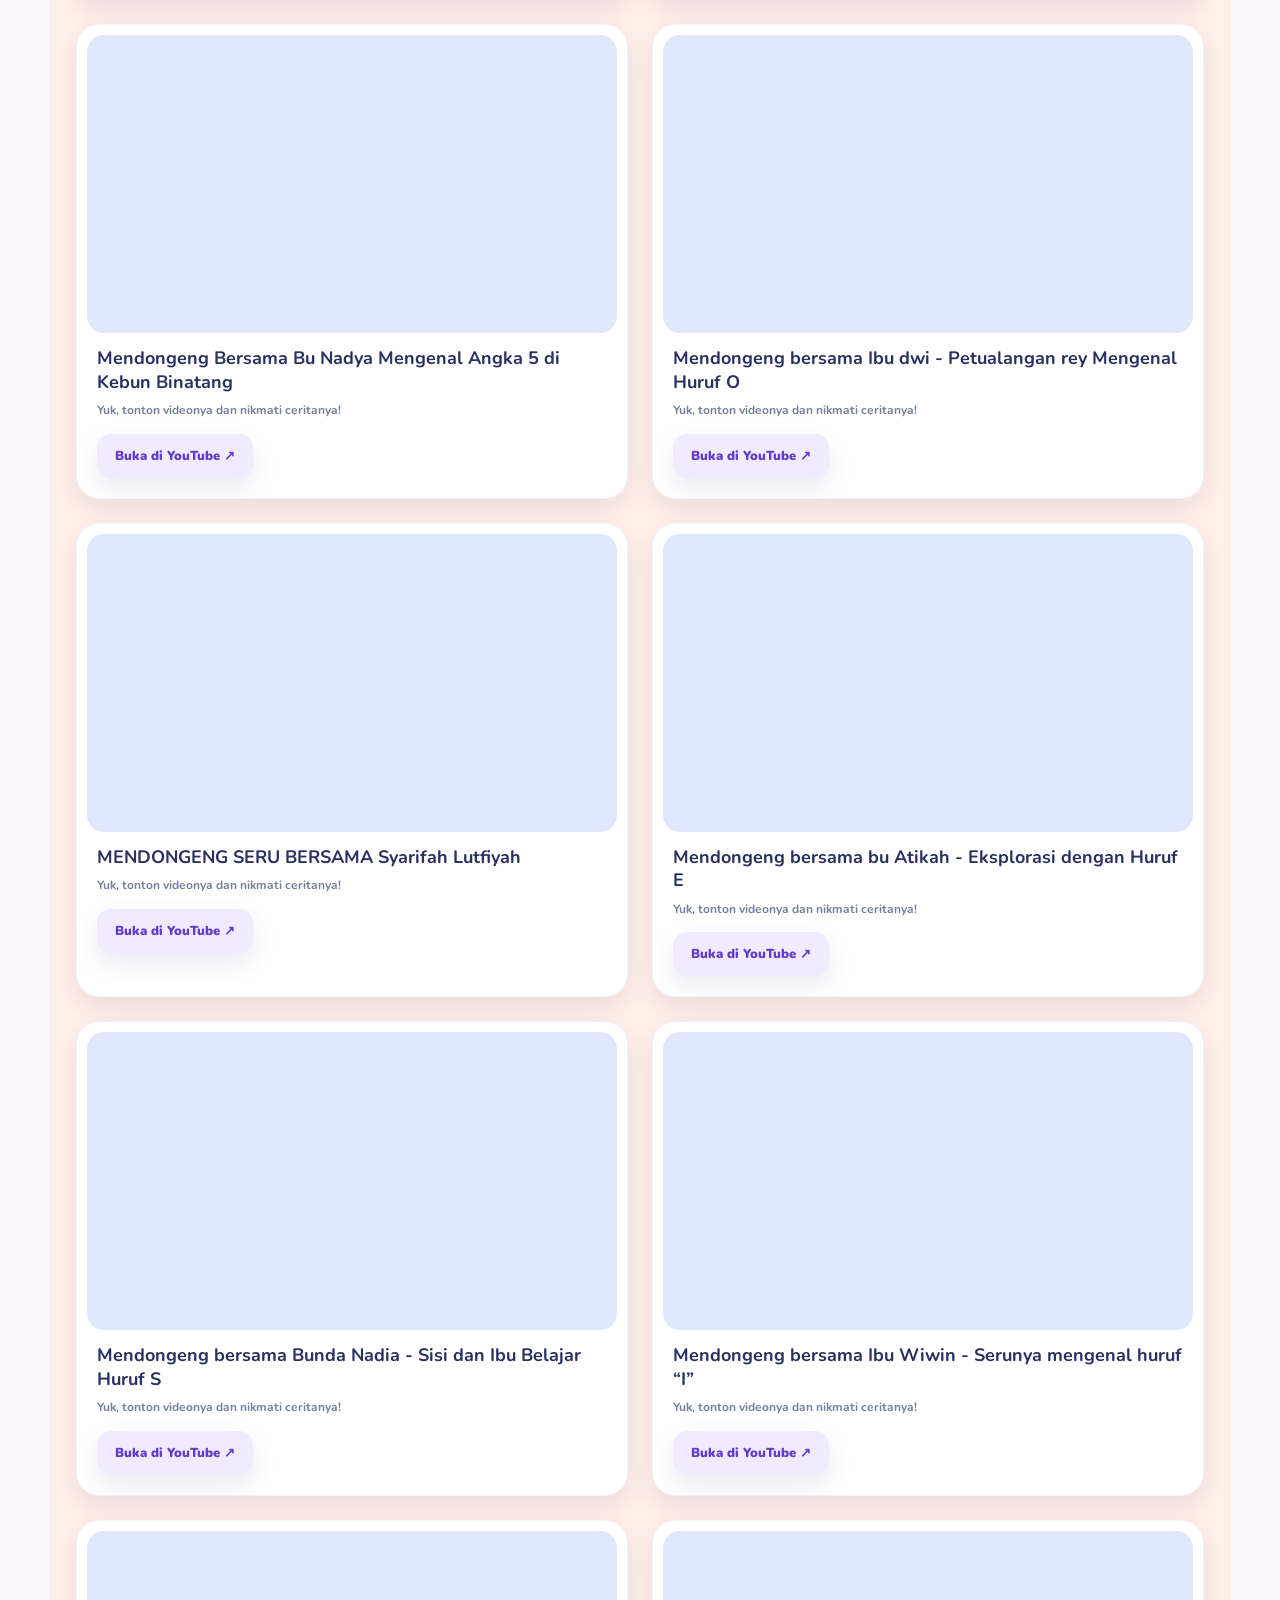
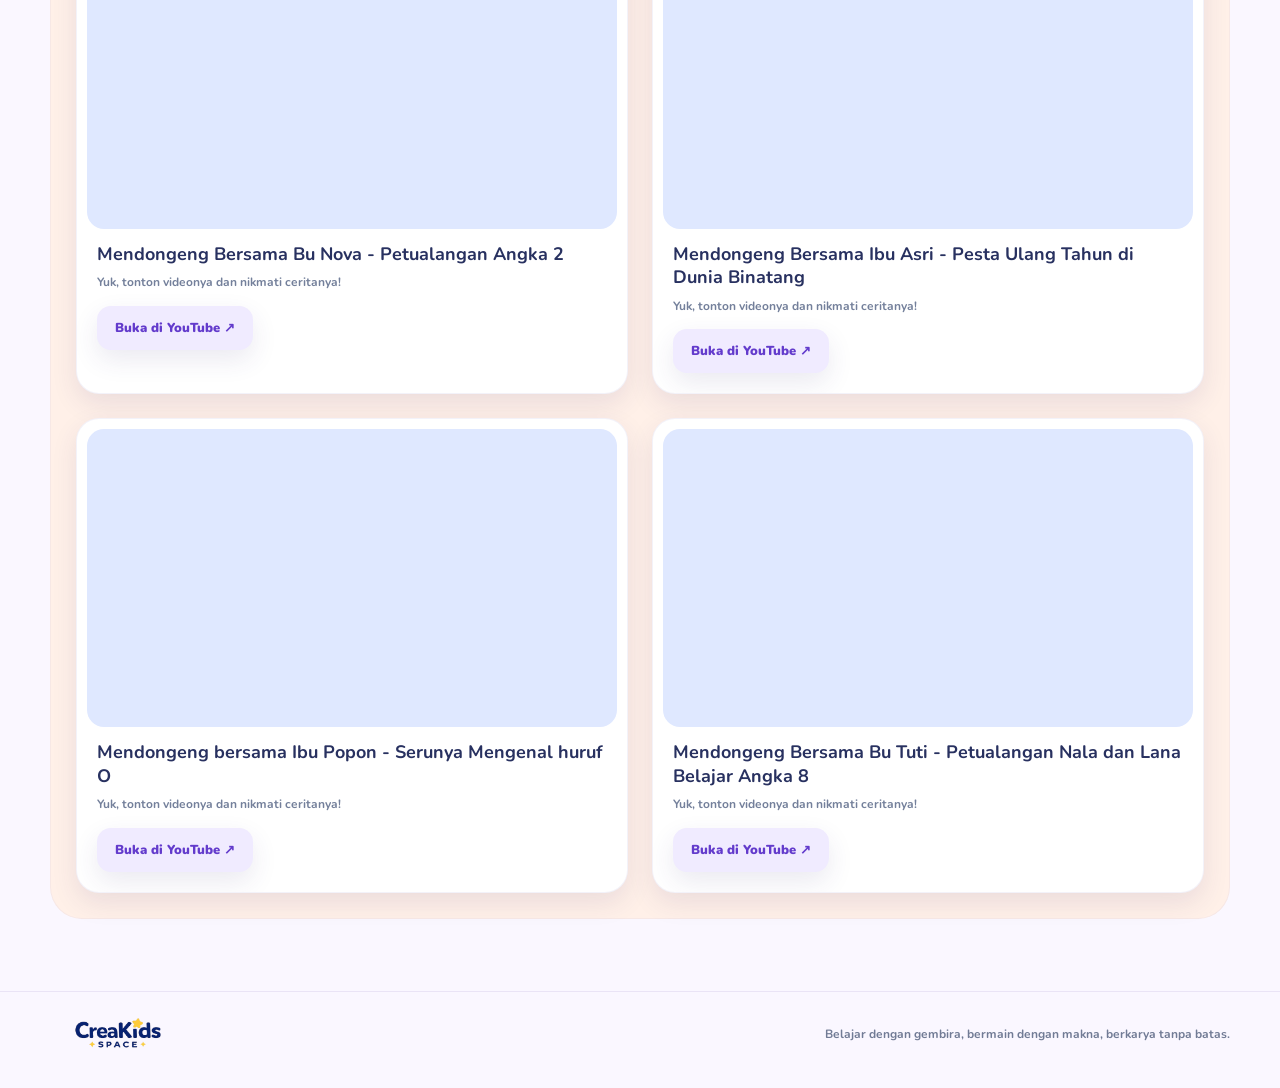
<file: read-aloud.html>
<!DOCTYPE html>
<html lang="id">
<head>
  <meta charset="UTF-8">
  <meta name="viewport" content="width=device-width, initial-scale=1.0">
  <title>Video Read Aloud - CreaKids Space</title>
  <link rel="icon" type="image/png" href="assets/images/logo/logo.png">
  <link rel="preconnect" href="https://fonts.googleapis.com">
  <link rel="preconnect" href="https://fonts.gstatic.com" crossorigin>
  <link href="https://fonts.googleapis.com/css2?family=Baloo+2:wght@500;600;700;800&family=Nunito:wght@400;600;700;800;900&display=swap" rel="stylesheet">
  <link rel="stylesheet" href="assets/css/style.css">
</head>
<body style="--accent:#8f3ddd;--panel:#fff0e8">

<header class="site-header">
  <div class="container navbar">
    <a class="logo" href="index.html"><img src="assets/images/logo/logo.png" alt="CreaKids Space"></a>
    <button class="menu-btn" aria-label="Buka menu">☰</button>
    <nav class="nav-links">
      <a href="index.html">Beranda</a>
      <a href="buku-cerita.html">Buku Cerita</a>
      <a href="video-animasi.html">Video Animasi</a>
      <a href="read-aloud.html" class="active">Read Aloud</a>
      <a href="games.html">Games</a>
      <a href="lagu-lagu.html">Lagu-lagu</a>
      <a href="kontributor.html">Kontributor</a>
      <a href="tentang.html">Tentang</a>
    </nav>
  </div>
</header>

<section class="hero">
  <div class="container hero-grid">
    <div>
      <h1>Video <span>Read Aloud</span></h1>
      <p>Dengarkan cerita pilihan yang dibacakan dengan hangat dan ekspresif untuk menumbuhkan minat baca serta memperkaya kosakata anak.</p>
      <div class="btn-row">
        <a class="btn btn-primary" href="#koleksi">Lihat Koleksi ↓</a>
        <a class="btn btn-light" href="index.html">Kembali ke Beranda</a>
      </div>
    </div>
    <div class="hero-img">
      <img src="assets/images/hero/readaloud-hero.png" alt="Ilustrasi Video Read Aloud">
    </div>
  </div>
</section>

<main class="page" id="koleksi">
  <div class="container">
    <div class="section-head">
      <div>
        <h2>Video Read Aloud</h2>
        <p>Pilih cerita yang ingin didengar dan nikmati pengalaman mendengarkan yang hangat, seru, dan penuh imajinasi.</p>
      </div>
      <span class="count-pill">14 item</span>
    </div>
    <div class="soft-panel">
      <div class="two-col-grid" data-render="readAloudVideos"></div>
    </div>
  </div>
</main>

<footer>
  <div class="container footer-row">
    <img src="assets/images/logo/logo.png" alt="CreaKids Space">
    <p>Belajar dengan gembira, bermain dengan makna, berkarya tanpa batas.</p>
  </div>
</footer>


<script src="assets/js/content-data.js"></script>
<script src="assets/js/main.js"></script>

</body>
</html>
</file>
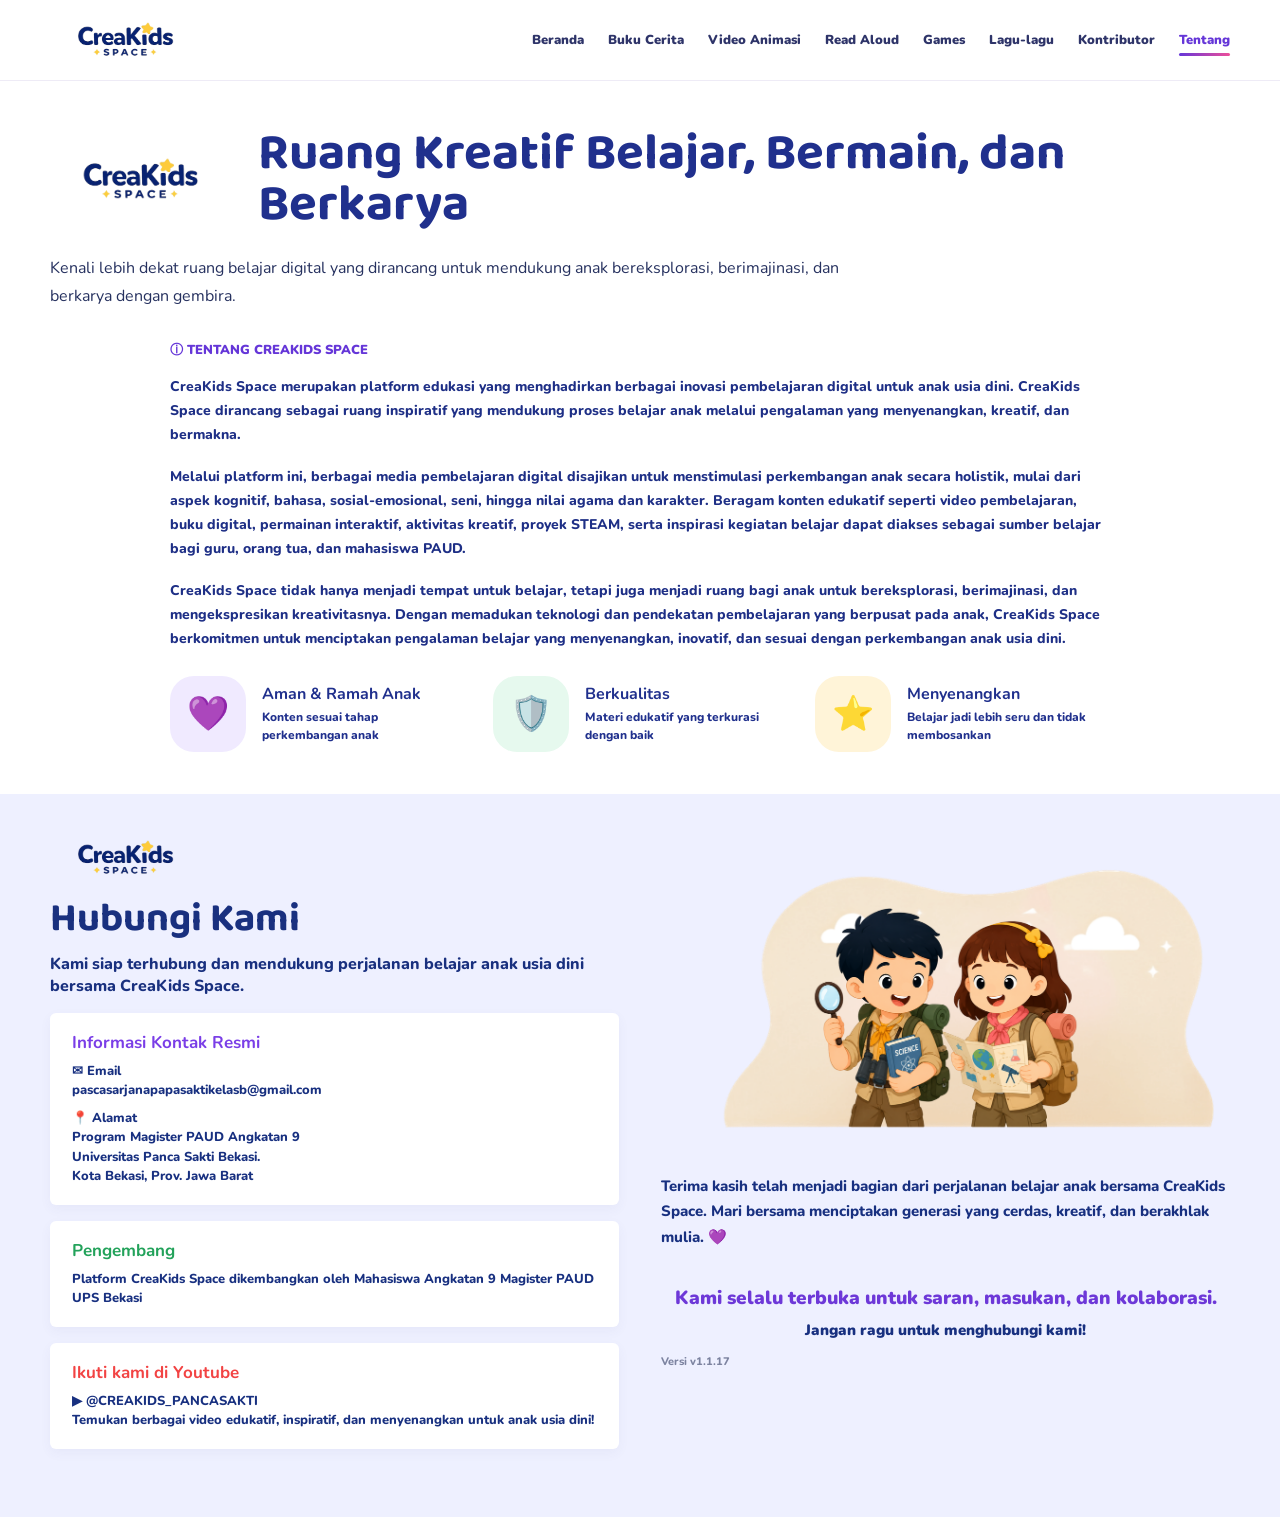
<file: tentang.html>
<!DOCTYPE html>
<html lang="id">
<head>
  <meta charset="UTF-8">
  <meta name="viewport" content="width=device-width, initial-scale=1.0">
  <meta name="description" content="Tentang CreaKids Space">
  <meta name="application-version" content="v1.1.17">
  <title>Tentang CreaKids Space</title>
  <link rel="icon" type="image/png" href="assets/images/logo/logo.png">
  <link rel="preconnect" href="https://fonts.googleapis.com">
  <link rel="preconnect" href="https://fonts.gstatic.com" crossorigin>
  <link href="https://fonts.googleapis.com/css2?family=Baloo+2:wght@500;600;700;800&family=Nunito:wght@400;600;700;800;900&display=swap" rel="stylesheet">
  <link rel="stylesheet" href="assets/css/style.css">
  <style>
    .about-page{background:#fff}
    .about-top{padding:48px 0 42px;background:#fff}
    .about-title-row{display:grid;grid-template-columns:auto 1fr;gap:28px;align-items:center;margin-bottom:24px}
    .about-title-row .about-logo{width:180px}
    .about-title-row h1{margin:0;font-family:"Baloo 2",cursive;font-size:clamp(34px,4vw,54px);line-height:1;color:#20308d}
    .about-content{max-width:940px;margin:0 auto}
    .about-label{display:inline-flex;align-items:center;gap:8px;color:#6536d8;font-weight:900;font-size:13px;margin-bottom:16px}
    .about-content p{color:#1e2f86;line-height:1.72;font-weight:800;font-size:14px;margin:0 0 18px}
    .about-values{display:grid;grid-template-columns:repeat(3,1fr);gap:28px;margin-top:24px}
    .about-value{display:flex;gap:16px;align-items:center}
    .about-value-icon{width:76px;height:76px;flex:0 0 auto;border-radius:24px;display:grid;place-items:center;font-size:34px}
    .about-value:nth-child(1) .about-value-icon{background:#f0eaff}
    .about-value:nth-child(2) .about-value-icon{background:#e6f9ee}
    .about-value:nth-child(3) .about-value-icon{background:#fff4d8}
    .about-value h3{margin:0 0 4px;color:#20308d;font-size:16px}
    .about-value p{margin:0;color:#20308d;font-size:12px;line-height:1.45}
    .contact-section{background:#eef0ff;padding:42px 0 52px}
    .contact-grid{display:grid;grid-template-columns:1fr 1fr;gap:42px;align-items:start}
    .contact-left h2{font-family:"Baloo 2",cursive;font-size:40px;color:#19307f;margin:6px 0 2px}
    .contact-left .intro{color:#19307f;font-weight:800;margin:0 0 16px}
    .mini-logo{width:150px;margin-bottom:4px}
    .contact-card{background:#fff;border-radius:6px;padding:18px 22px;margin-bottom:16px;box-shadow:0 4px 12px rgba(70,70,130,.05)}
    .contact-card h3{margin:0 0 8px;font-size:17px}
    .contact-card.purple h3{color:#7a3ee7}
    .contact-card.green h3{color:#22a25a}
    .contact-card.red h3{color:#f24343}
    .contact-card p{margin:0;color:#183080;font-weight:800;line-height:1.5;font-size:13px}
    .contact-right .about-illustration{
      background:transparent;
      box-shadow:none;
      border:0;
      border-radius:0;
      overflow:visible;
      padding:0;
      margin-bottom:18px
    }
    .contact-right .about-illustration img{
      display:block;
      width:100%;
      max-width:100%;
      height:auto;
      aspect-ratio:auto;
      object-fit:contain;
      background:transparent;
      box-shadow:none;
      border:0;
      border-radius:0;
      filter:none;
      padding:0
    }
    .thanks{color:#183080;font-weight:800;line-height:1.7;font-size:15px}
    .collab{margin-top:36px;text-align:center;color:#6d38d8;font-weight:900;font-size:19px;line-height:1.35}
    .collab span{display:block;color:#183080;font-size:15px;margin-top:8px}
    .about-version{margin-top:14px;font-size:11px;color:#7c83a0;font-weight:800}
    @media(max-width:860px){
      .about-title-row,.contact-grid{grid-template-columns:1fr}
      .about-title-row{text-align:center}
      .about-title-row .about-logo{margin:0 auto}
      .about-values{grid-template-columns:1fr}
    }
  </style>
</head>
<body class="about-page">
<header class="site-header">
  <div class="container navbar">
    <a class="logo" href="index.html"><img src="assets/images/logo/logo.png" alt="CreaKids Space"></a>
    <button class="menu-btn" aria-label="Buka menu">☰</button>
    <nav class="nav-links">
      <a href="index.html">Beranda</a>
      <a href="buku-cerita.html">Buku Cerita</a>
      <a href="video-animasi.html">Video Animasi</a>
      <a href="read-aloud.html">Read Aloud</a>
      <a href="games.html">Games</a>
      <a href="lagu-lagu.html">Lagu-lagu</a>
      <a href="kontributor.html">Kontributor</a>
      <a href="tentang.html" class="active">Tentang</a>
    </nav>
  </div>
</header>

<main>
  <section class="about-top">
    <div class="container">
      <div class="about-title-row">
        <img class="about-logo" src="assets/images/logo/logo.png" alt="CreaKids Space">
        <h1>Ruang Kreatif Belajar, Bermain, dan Berkarya</h1>
      </div>
      <p class="about-title-subtitle">Kenali lebih dekat ruang belajar digital yang dirancang untuk mendukung anak bereksplorasi, berimajinasi, dan berkarya dengan gembira.</p>

      <div class="about-content">
        <div class="about-label">ⓘ TENTANG CREAKIDS SPACE</div>

        <p>CreaKids Space merupakan platform edukasi yang menghadirkan berbagai inovasi pembelajaran digital untuk anak usia dini. CreaKids Space dirancang sebagai ruang inspiratif yang mendukung proses belajar anak melalui pengalaman yang menyenangkan, kreatif, dan bermakna.</p>

        <p>Melalui platform ini, berbagai media pembelajaran digital disajikan untuk menstimulasi perkembangan anak secara holistik, mulai dari aspek kognitif, bahasa, sosial-emosional, seni, hingga nilai agama dan karakter. Beragam konten edukatif seperti video pembelajaran, buku digital, permainan interaktif, aktivitas kreatif, proyek STEAM, serta inspirasi kegiatan belajar dapat diakses sebagai sumber belajar bagi guru, orang tua, dan mahasiswa PAUD.</p>

        <p>CreaKids Space tidak hanya menjadi tempat untuk belajar, tetapi juga menjadi ruang bagi anak untuk bereksplorasi, berimajinasi, dan mengekspresikan kreativitasnya. Dengan memadukan teknologi dan pendekatan pembelajaran yang berpusat pada anak, CreaKids Space berkomitmen untuk menciptakan pengalaman belajar yang menyenangkan, inovatif, dan sesuai dengan perkembangan anak usia dini.</p>

        <div class="about-values">
          <article class="about-value">
            <div class="about-value-icon">💜</div>
            <div><h3>Aman & Ramah Anak</h3><p>Konten sesuai tahap perkembangan anak</p></div>
          </article>
          <article class="about-value">
            <div class="about-value-icon">🛡️</div>
            <div><h3>Berkualitas</h3><p>Materi edukatif yang terkurasi dengan baik</p></div>
          </article>
          <article class="about-value">
            <div class="about-value-icon">⭐</div>
            <div><h3>Menyenangkan</h3><p>Belajar jadi lebih seru dan tidak membosankan</p></div>
          </article>
        </div>
      </div>
    </div>
  </section>

  <section class="contact-section">
    <div class="container contact-grid">
      <div class="contact-left">
        <img class="mini-logo" src="assets/images/logo/logo.png" alt="CreaKids Space">
        <h2>Hubungi Kami</h2>
        <p class="intro">Kami siap terhubung dan mendukung perjalanan belajar anak usia dini bersama CreaKids Space.</p>

        <div class="contact-card purple">
          <h3>Informasi Kontak Resmi</h3>
          <p>✉ Email<br>pascasarjanapapasaktikelasb@gmail.com</p>
          <p style="margin-top:8px">📍 Alamat<br>Program Magister PAUD Angkatan 9<br>Universitas Panca Sakti Bekasi.<br>Kota Bekasi, Prov. Jawa Barat</p>
        </div>

        <div class="contact-card green">
          <h3>Pengembang</h3>
          <p>Platform CreaKids Space dikembangkan oleh Mahasiswa Angkatan 9 Magister PAUD UPS Bekasi</p>
        </div>

        <div class="contact-card red">
          <h3>Ikuti kami di Youtube</h3>
          <p>▶ @CREAKIDS_PANCASAKTI<br>Temukan berbagai video edukatif, inspiratif, dan menyenangkan untuk anak usia dini!</p>
        </div>
      </div>

      <div class="contact-right">
        <div class="about-illustration">
          <img src="assets/images/hero/about-hero.png" alt="Ilustrasi CreaKids Space">
        </div>
        <p class="thanks">Terima kasih telah menjadi bagian dari perjalanan belajar anak bersama CreaKids Space. Mari bersama menciptakan generasi yang cerdas, kreatif, dan berakhlak mulia. 💜</p>
        <div class="collab">
          Kami selalu terbuka untuk saran, masukan, dan kolaborasi.
          <span>Jangan ragu untuk menghubungi kami!</span>
        </div>
        <div class="about-version">Versi v1.1.17</div>
      </div>
    </div>
  </section>
</main>

<script src="assets/js/main.js"></script>
</body>
</html>
</file>
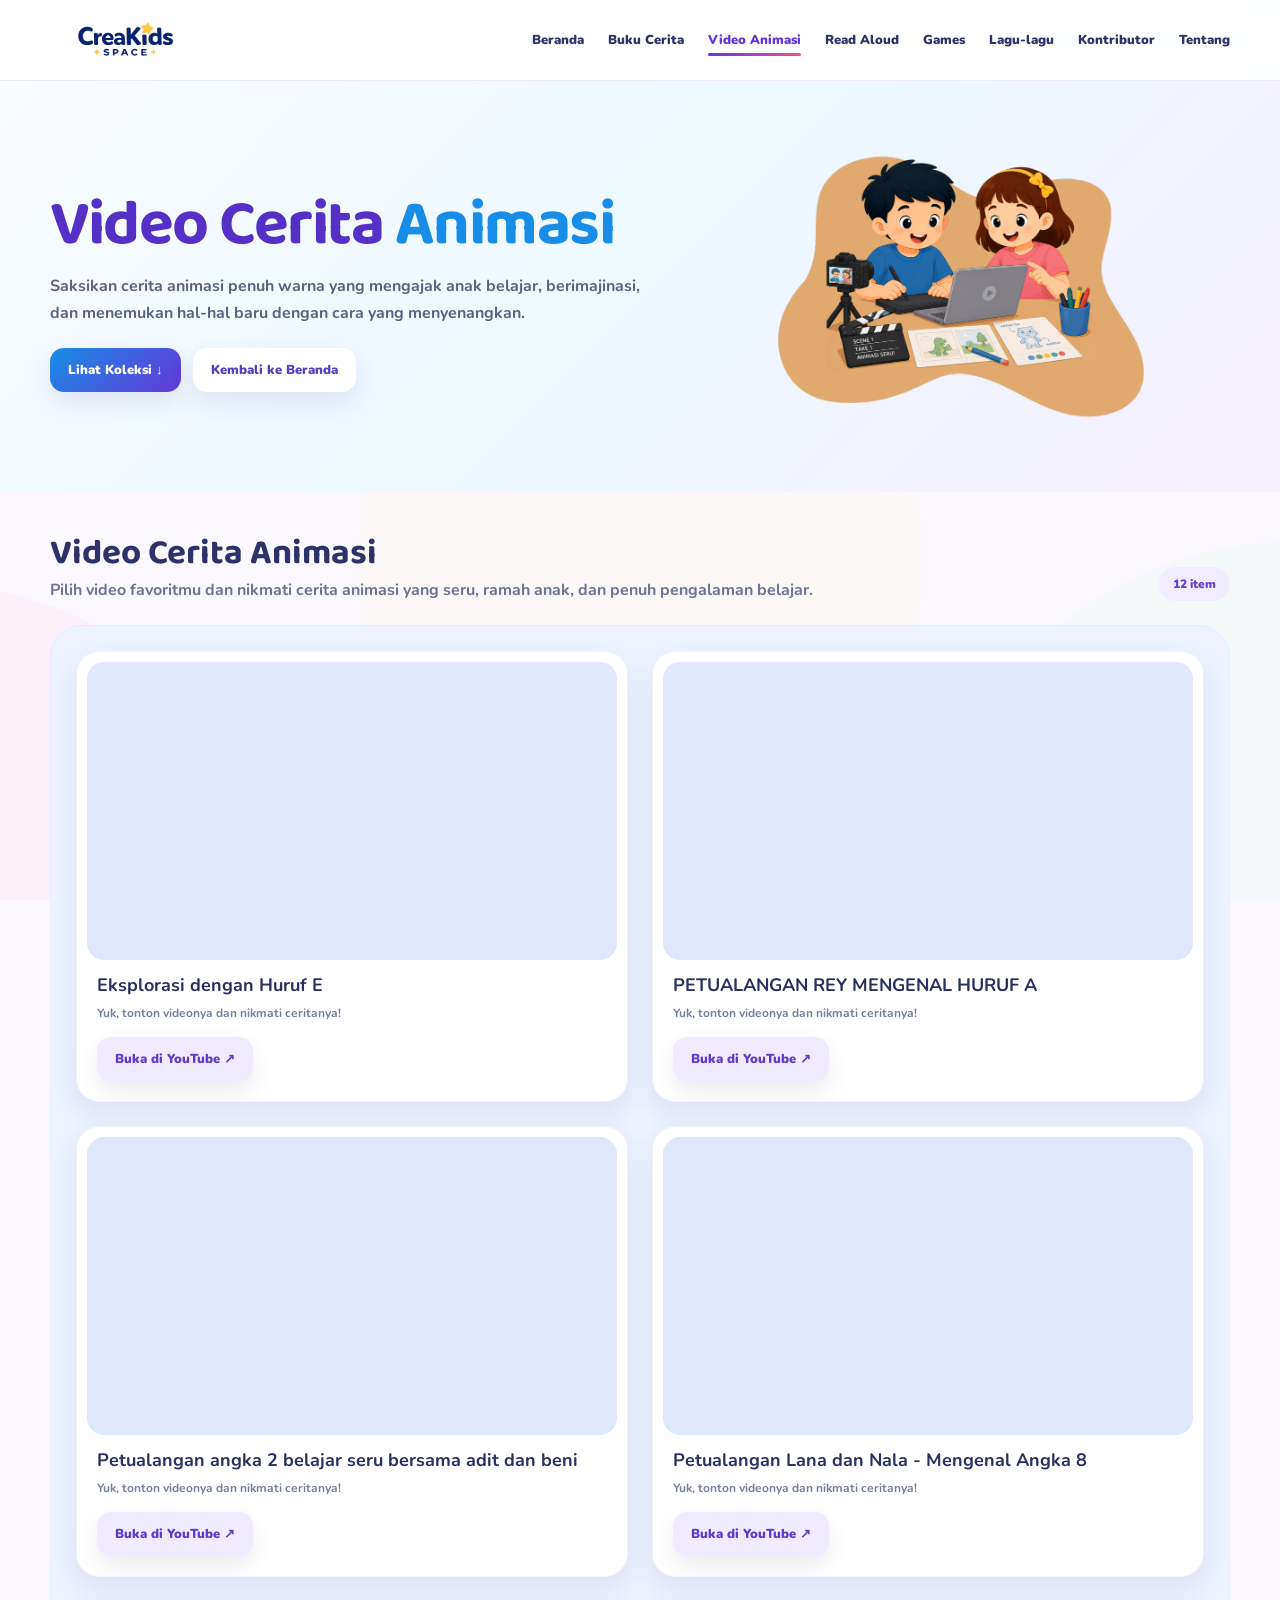
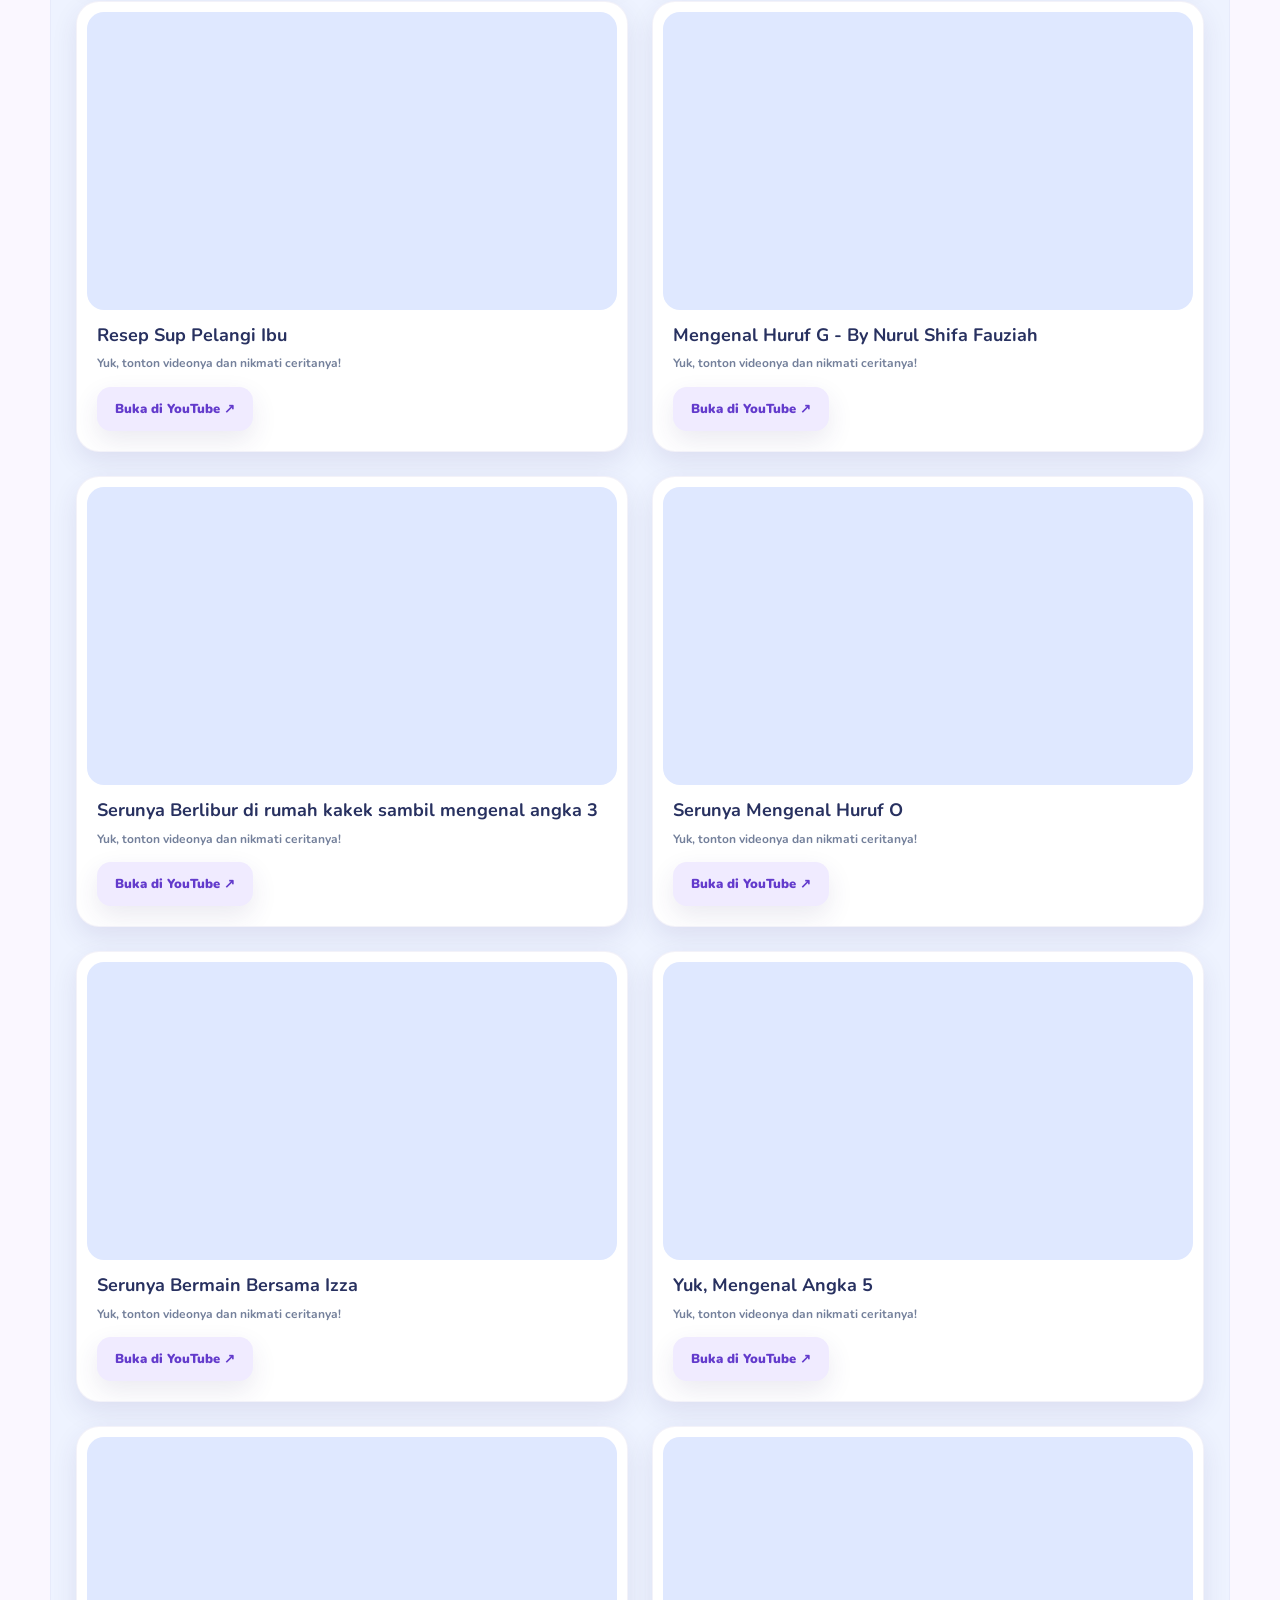
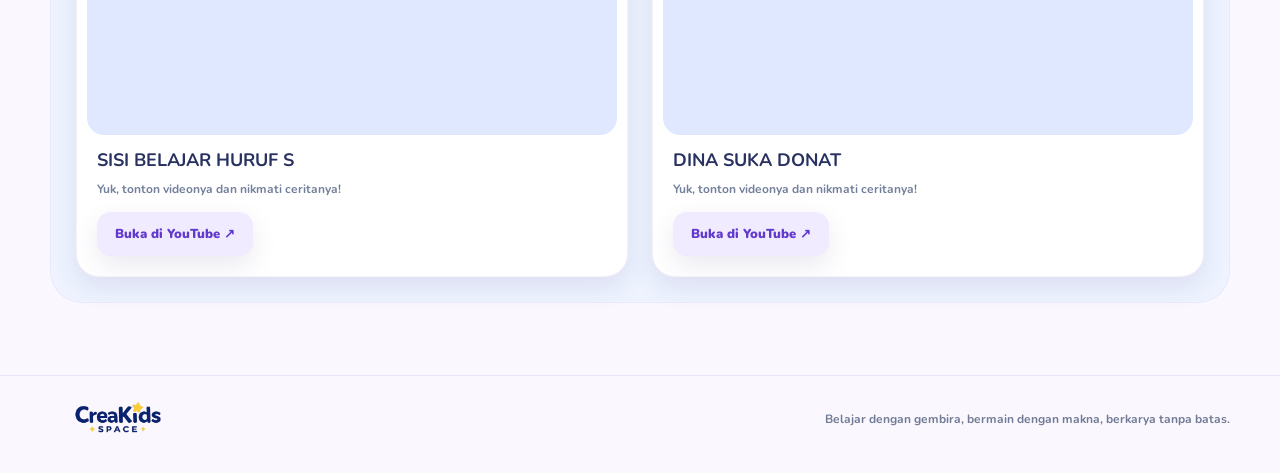
<file: video-animasi.html>
<!DOCTYPE html>
<html lang="id">
<head>
  <meta charset="UTF-8">
  <meta name="viewport" content="width=device-width, initial-scale=1.0">
  <title>Video Cerita Animasi - CreaKids Space</title>
  <link rel="icon" type="image/png" href="assets/images/logo/logo.png">
  <link rel="preconnect" href="https://fonts.googleapis.com">
  <link rel="preconnect" href="https://fonts.gstatic.com" crossorigin>
  <link href="https://fonts.googleapis.com/css2?family=Baloo+2:wght@500;600;700;800&family=Nunito:wght@400;600;700;800;900&display=swap" rel="stylesheet">
  <link rel="stylesheet" href="assets/css/style.css">
</head>
<body style="--accent:#188de7;--panel:#eef3ff">

<header class="site-header">
  <div class="container navbar">
    <a class="logo" href="index.html"><img src="assets/images/logo/logo.png" alt="CreaKids Space"></a>
    <button class="menu-btn" aria-label="Buka menu">☰</button>
    <nav class="nav-links">
      <a href="index.html">Beranda</a>
      <a href="buku-cerita.html">Buku Cerita</a>
      <a href="video-animasi.html" class="active">Video Animasi</a>
      <a href="read-aloud.html">Read Aloud</a>
      <a href="games.html">Games</a>
      <a href="lagu-lagu.html">Lagu-lagu</a>
      <a href="kontributor.html">Kontributor</a>
      <a href="tentang.html">Tentang</a>
    </nav>
  </div>
</header>

<section class="hero">
  <div class="container hero-grid">
    <div>
      <h1>Video Cerita <span>Animasi</span></h1>
      <p>Saksikan cerita animasi penuh warna yang mengajak anak belajar, berimajinasi, dan menemukan hal-hal baru dengan cara yang menyenangkan.</p>
      <div class="btn-row">
        <a class="btn btn-primary" href="#koleksi">Lihat Koleksi ↓</a>
        <a class="btn btn-light" href="index.html">Kembali ke Beranda</a>
      </div>
    </div>
    <div class="hero-img">
      <img src="assets/images/hero/video-hero.png" alt="Ilustrasi Video Cerita Animasi">
    </div>
  </div>
</section>

<main class="page" id="koleksi">
  <div class="container">
    <div class="section-head">
      <div>
        <h2>Video Cerita Animasi</h2>
        <p>Pilih video favoritmu dan nikmati cerita animasi yang seru, ramah anak, dan penuh pengalaman belajar.</p>
      </div>
      <span class="count-pill">12 item</span>
    </div>
    <div class="soft-panel">
      <div class="two-col-grid" data-render="animationVideos"></div>
    </div>
  </div>
</main>

<footer>
  <div class="container footer-row">
    <img src="assets/images/logo/logo.png" alt="CreaKids Space">
    <p>Belajar dengan gembira, bermain dengan makna, berkarya tanpa batas.</p>
  </div>
</footer>


<script src="assets/js/content-data.js"></script>
<script src="assets/js/main.js"></script>

</body>
</html>
</file>
<file: assets/css/style.css>
:root{
  --ink:#26315f;--muted:#6a7391;--purple:#6536d8;--purple2:#8f43ea;
  --blue:#168ee8;--pink:#ed4e9a;--orange:#ff8618;--green:#24b44f;
  --yellow:#ffd72e;--line:rgba(89,66,167,.10);
  --shadow:0 16px 40px rgba(63,49,122,.12);
  --shadow-sm:0 10px 26px rgba(63,49,122,.10);
}
*{box-sizing:border-box}
html{scroll-behavior:smooth}
body{margin:0;font-family:"Nunito",Arial,sans-serif;color:var(--ink);background:#fff}
a{text-decoration:none;color:inherit}
img{max-width:100%;display:block}
button{font:inherit}
.container{width:min(1180px,calc(100% - 40px));margin:0 auto}

.site-header{
  position:sticky;top:0;z-index:50;background:rgba(255,255,255,.94);
  backdrop-filter:blur(14px);border-bottom:1px solid var(--line)
}
.navbar{min-height:80px;display:flex;align-items:center;gap:28px}
.logo img{width:150px;height:auto}
.nav-links{margin-left:auto;display:flex;gap:24px;align-items:center}
.nav-links a{font-weight:900;font-size:13px;color:#2e3469;position:relative;padding:12px 0}
.nav-links a::after{content:"";position:absolute;left:0;bottom:5px;width:0;height:3px;border-radius:99px;background:linear-gradient(90deg,var(--purple),var(--pink));transition:.2s}
.nav-links a:hover::after,.nav-links a.active::after{width:100%}
.nav-links a:hover,.nav-links a.active{color:var(--purple)}
.menu-btn{display:none;margin-left:auto;border:0;background:#f2ecff;width:42px;height:42px;border-radius:12px;font-size:20px}

.hero{padding:54px 0;background:linear-gradient(135deg,#f8fbff,#edf8ff 50%,#f7efff)}
.hero-grid{display:grid;grid-template-columns:1fr .9fr;gap:44px;align-items:center}
.badge{display:inline-flex;padding:8px 13px;border-radius:999px;background:#fff;color:var(--purple);font-size:12px;font-weight:900;box-shadow:var(--shadow-sm)}
.hero h1{font-family:"Baloo 2",cursive;font-size:clamp(42px,5vw,66px);line-height:.98;letter-spacing:-1.5px;margin:14px 0;color:#5530c7}
.hero h1 span{color:var(--accent,var(--blue))}
.hero p{color:#59627f;font-size:16px;line-height:1.65;font-weight:700;max-width:680px}
.hero-img{
  background:transparent;
  box-shadow:none;
  border:none;
  border-radius:0;
  overflow:visible;
  padding:0;
}
.hero-img img{
  display:block;
  width:100%;
  max-width:100%;
  height:auto;
  aspect-ratio:auto;
  object-fit:contain;
  background:transparent;
  box-shadow:none;
  border:none;
  border-radius:0;
  filter:none;
  padding:0;
}
.btn-row{display:flex;gap:12px;flex-wrap:wrap;margin-top:22px}
.btn{display:inline-flex;align-items:center;justify-content:center;gap:8px;min-height:44px;padding:0 18px;border-radius:14px;font-weight:900;font-size:13px;box-shadow:var(--shadow-sm);transition:.2s}
.btn:hover{transform:translateY(-2px)}
.btn-primary{background:linear-gradient(135deg,var(--accent,var(--purple)),var(--purple));color:white}
.btn-light{background:white;color:#5741bd}
.btn-download{background:#eef8ff;color:#1477bf}
.btn-link{background:#f0ebff;color:#633bcc}
.btn-disabled{background:#eee;color:#999;pointer-events:none}

.page{padding:44px 0 72px}
.section-head{display:flex;align-items:end;justify-content:space-between;gap:20px;margin-bottom:24px}
.section-head h2{font-family:"Baloo 2",cursive;font-size:35px;line-height:1;margin:0;color:#2d3268}
.section-head p{margin:8px 0 0;color:var(--muted);font-weight:700}
.count-pill{padding:9px 14px;border-radius:999px;background:#f2ecff;color:#6844cc;font-weight:900;font-size:12px}
.soft-panel{background:var(--panel,#f7f1ff);padding:26px;border-radius:32px;box-shadow:inset 0 0 0 1px rgba(100,75,180,.05)}

.two-col-grid{display:grid;grid-template-columns:repeat(2,minmax(0,1fr));gap:24px}
.card{background:#fff;border-radius:23px;padding:10px;border:1px solid rgba(92,71,170,.07);box-shadow:var(--shadow-sm);overflow:hidden;transition:.22s}
.card:hover{transform:translateY(-4px);box-shadow:0 18px 36px rgba(63,49,122,.16)}
.card-media{border-radius:17px;overflow:hidden;background:#edf1ff}
.card-media.book img{width:100%;aspect-ratio:4/5;object-fit:cover}
.card-media.game img{width:100%;aspect-ratio:4/3;object-fit:cover}
.card-body{padding:14px 10px 10px}
.card-body h3{margin:0;color:#283160;font-size:18px;line-height:1.3}
.card-body p{margin:7px 0 0;color:#74809b;font-size:12px;line-height:1.55;font-weight:700}
.card-actions{display:flex;gap:9px;flex-wrap:wrap;margin-top:14px}
.tag{display:inline-flex;margin-top:10px;padding:6px 10px;border-radius:999px;background:#f1ecff;color:#6848c9;font-size:10px;font-weight:900}

.youtube-wrap{position:relative;aspect-ratio:16/9;border-radius:17px;overflow:hidden;background:#dfe8ff}
.youtube-wrap iframe{width:100%;height:100%;border:0;display:block}
.youtube-fallback{position:absolute;inset:0;display:flex;align-items:center;justify-content:center;text-align:center}
.youtube-fallback img{width:100%;height:100%;object-fit:cover}
.youtube-overlay{position:absolute;inset:0;background:linear-gradient(180deg,rgba(30,36,75,.05),rgba(30,36,75,.48));display:flex;align-items:center;justify-content:center;flex-direction:column;color:#fff;font-weight:900}
.youtube-overlay .play{width:58px;height:58px;border-radius:50%;display:grid;place-items:center;background:rgba(255,255,255,.95);color:#ef245c;font-size:22px;margin-bottom:9px}
.youtube-note{font-size:11px;background:rgba(31,35,72,.68);padding:7px 10px;border-radius:999px}

.home-sections{display:grid;grid-template-columns:repeat(3,1fr);gap:20px}
.home-card{background:#fff;border-radius:24px;box-shadow:var(--shadow-sm);padding:20px}
.home-card h3{margin:0 0 8px;font-size:19px}
.home-card p{margin:0 0 14px;color:var(--muted);font-size:13px;line-height:1.55;font-weight:700}

.about-grid{display:grid;grid-template-columns:1.2fr .8fr;gap:28px}
.about-box,.contact-box{background:#fff;border-radius:28px;padding:28px;box-shadow:var(--shadow)}
.about-box h2,.contact-box h2{font-family:"Baloo 2",cursive;font-size:34px;color:#5631c6;margin:0 0 12px}
.about-box p,.contact-box p{color:#59627f;line-height:1.7;font-weight:700}
.contact-list{display:grid;gap:10px;margin-top:16px}
.contact-item{padding:13px;border-radius:16px;background:#f4f0ff}
.contact-item strong{display:block;margin-bottom:4px}

footer{padding:22px 0 34px;border-top:1px solid var(--line)}
.footer-row{display:flex;align-items:center;justify-content:space-between;gap:20px}
.footer-row img{width:135px}
.footer-row p{color:#717b95;font-size:12px;font-weight:700}

@media(max-width:900px){
  .menu-btn{display:block}
  .nav-links{position:absolute;top:72px;left:20px;right:20px;display:none;flex-direction:column;align-items:stretch;background:white;padding:12px;border-radius:18px;box-shadow:var(--shadow)}
  .nav-links.open{display:flex}
  .hero-grid,.about-grid{grid-template-columns:1fr}
  .home-sections{grid-template-columns:1fr 1fr}
}
@media(max-width:650px){
  .container{width:min(100% - 24px,1180px)}
  .two-col-grid,.home-sections{grid-template-columns:1fr}
  .soft-panel{padding:16px;border-radius:24px}
  .hero{padding:34px 0}
  .section-head{align-items:flex-start;flex-direction:column}
  .footer-row{align-items:flex-start;flex-direction:column}
}

/* v1.1.5 — Global mobile horizontal overflow protection */
html, body {
  width: 100%;
  max-width: 100%;
  overflow-x: hidden;
}
main, section, header, footer, .container { max-width: 100%; }
img, iframe, video { max-width: 100%; }


/* v1.1.7 contributor cards */
.contributor-grid {
    display:grid;
    grid-template-columns:repeat(4,1fr);
    gap:24px;
}

.contributor-card {
    border-radius:28px;
    padding:24px;
    text-align:center;
    min-width:0;
    box-shadow:0 8px 20px rgba(0,0,0,.08);
}

.contributor-card img {
    width:120px;
    height:120px;
    object-fit:cover;
    border-radius:50%;
    border:6px solid white;
}

.contributor-card p,
.contributor-card h3 {
    overflow-wrap:anywhere;
}

.contributor-card.lavender {background:#eee5ff;}
.contributor-card.blue {background:#e4f4ff;}
.contributor-card.mint {background:#e4faef;}
.contributor-card.yellow {background:#fff5d8;}
.contributor-card.pink {background:#ffe6f1;}
.contributor-card.peach {background:#ffe9db;}

@media(max-width:768px){
    .contributor-grid {
        grid-template-columns:repeat(2,1fr);
        gap:16px;
    }
    .contributor-card img {
        width:90px;
        height:90px;
    }
}

/* v1.1.8 contributor center fix */
.contributor-card {
    display:flex;
    flex-direction:column;
    align-items:center;
    justify-content:flex-start;
    text-align:center;
}

.contributor-card img {
    display:block;
    margin:0 auto 16px;
}

.contributor-card h3,
.contributor-card p {
    width:100%;
    text-align:center;
}


/* v1.1.17 — Hero PNG tampil apa adanya */
.hero img,
.hero-image,
.hero-visual img,
.hero-media img,
.hero-art img,
.about-hero img,
.about-illustration img,
.page-hero img,
[class*="hero"] img {
  background: transparent !important;
  box-shadow: none !important;
  filter: none !important;
  border: none !important;
  outline: none !important;
  padding: 0 !important;
  border-radius: 0 !important;
  transform: none;
  object-fit: contain;
}

/* Hilangkan style placeholder/wadah visual yang memberi efek pada asset hero */
.hero-image,
.hero-visual,
.hero-media,
.hero-art,
.about-hero,
.about-illustration,
.page-hero-visual {
  background: transparent !important;
  box-shadow: none !important;
  border: none !important;
  outline: none !important;
}

/* Decorative pseudo-elements pada area hero tidak boleh menimpa PNG */
.hero-image::before,
.hero-image::after,
.hero-visual::before,
.hero-visual::after,
.hero-media::before,
.hero-media::after,
.hero-art::before,
.hero-art::after,
.about-hero::before,
.about-hero::after,
.about-illustration::before,
.about-illustration::after,
.page-hero-visual::before,
.page-hero-visual::after {
  display: none !important;
  content: none !important;
}


/* v1.1.17 — semua container asset hero benar-benar netral */
.hero-img,
.hero-image,
.hero-visual,
.hero-media,
.hero-art,
.page-hero-visual,
.about-illustration,
.contact-right .about-illustration {
  background: transparent !important;
  background-image: none !important;
  box-shadow: none !important;
  border: 0 !important;
  outline: 0 !important;
  border-radius: 0 !important;
  padding: 0 !important;
  overflow: visible !important;
  min-height: 0 !important;
}

.hero-img img,
.hero-image img,
.hero-visual img,
.hero-media img,
.hero-art img,
.page-hero-visual img,
.about-illustration img,
.contact-right .about-illustration img,
[class*="hero"] > img {
  display: block !important;
  width: 100% !important;
  max-width: 100% !important;
  height: auto !important;
  min-height: 0 !important;
  aspect-ratio: auto !important;
  object-fit: contain !important;
  object-position: center !important;
  background: transparent !important;
  background-image: none !important;
  box-shadow: none !important;
  border: 0 !important;
  outline: 0 !important;
  border-radius: 0 !important;
  filter: none !important;
  padding: 0 !important;
  margin-left: auto !important;
  margin-right: auto !important;
}

.hero-img::before,
.hero-img::after,
.hero-image::before,
.hero-image::after,
.hero-visual::before,
.hero-visual::after,
.hero-media::before,
.hero-media::after,
.hero-art::before,
.hero-art::after,
.page-hero-visual::before,
.page-hero-visual::after,
.about-illustration::before,
.about-illustration::after {
  content: none !important;
  display: none !important;
}


/* v1.1.17 — static image background global */
html {
  background: transparent;
}

body {
  background-color: #faf7ff;
  background-image: url("../images/backgrounds/site-background.png");
  background-position: center center;
  background-size: cover;
  background-repeat: no-repeat;
  background-attachment: fixed;
}

/* v1.1.17 — global logo and contributor polish */
.logo img,
.about-logo,
.mini-logo {
  max-width: 100%;
  height: auto;
}

.contributor-card .contributor-bio {
  width: 100%;
  text-align: left;
  line-height: 1.65;
}

.contributor-card .contributor-social {
  width: 100%;
  margin-top: 10px;
  font-weight: 800;
  text-align: center;
}

.about-title-subtitle {
  max-width: 820px;
  margin: 10px 0 28px;
  line-height: 1.7;
}

/* v1.1.17 — Editor full-width + 11 contributor text cards */
.editor-section,.contributor-section{margin-top:34px}
.editor-section>h2,.contributor-section>h2{margin-bottom:18px}
.editor-card{display:grid;grid-template-columns:minmax(180px,260px) minmax(0,1fr);gap:28px;align-items:center;width:100%;padding:28px;border-radius:28px;background:rgba(255,255,255,.86);box-shadow:0 10px 30px rgba(71,45,120,.08)}
.editor-photo-wrap{display:flex;align-items:center;justify-content:center}
.editor-photo-wrap img{display:block;width:min(100%,220px);aspect-ratio:1/1;object-fit:contain;background:transparent;box-shadow:none;border:0;border-radius:0}
.editor-content,.contributor-card{min-width:0}
.editor-content p,.contributor-card p,.contributor-card h3{overflow-wrap:anywhere}
.contributor-grid{display:grid;grid-template-columns:repeat(4,minmax(0,1fr));gap:24px}
.contributor-card{padding:24px;border-radius:26px;display:flex;flex-direction:column;align-items:stretch;text-align:left}
.contributor-card h3,.contributor-card p{width:100%;text-align:left}
@media(max-width:900px){.editor-card{grid-template-columns:1fr;text-align:center}.editor-content h3,.editor-content p{text-align:center}.contributor-grid{grid-template-columns:repeat(2,minmax(0,1fr))}}
@media(max-width:520px){.contributor-grid{grid-template-columns:1fr}}


/* v1.1.17 — Book image placeholders use 1:1 ratio */
.card-media.book,
.card-media.book img {
  aspect-ratio: 1 / 1 !important;
}

.card-media.book {
  overflow: hidden;
}

.card-media.book img {
  width: 100% !important;
  height: 100% !important;
  object-fit: cover !important;
  object-position: center !important;
  display: block !important;
}
</file>
